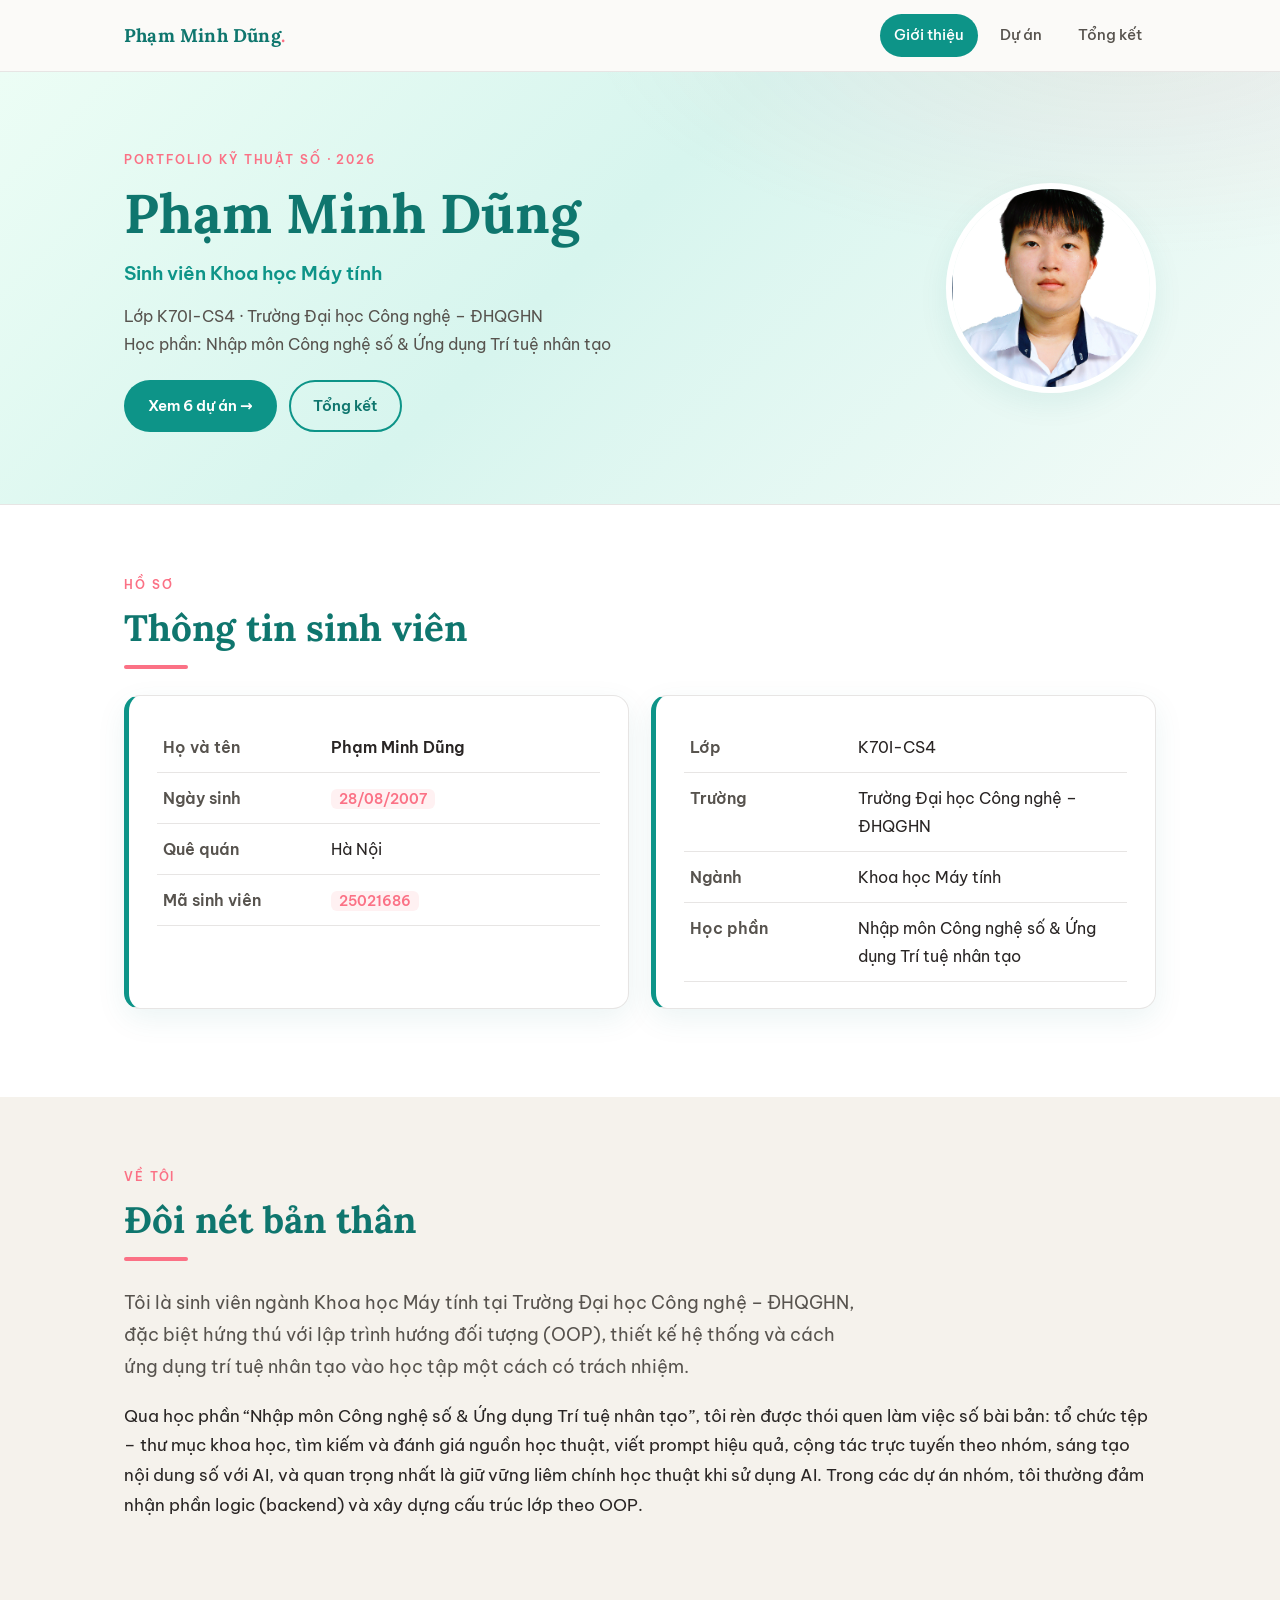
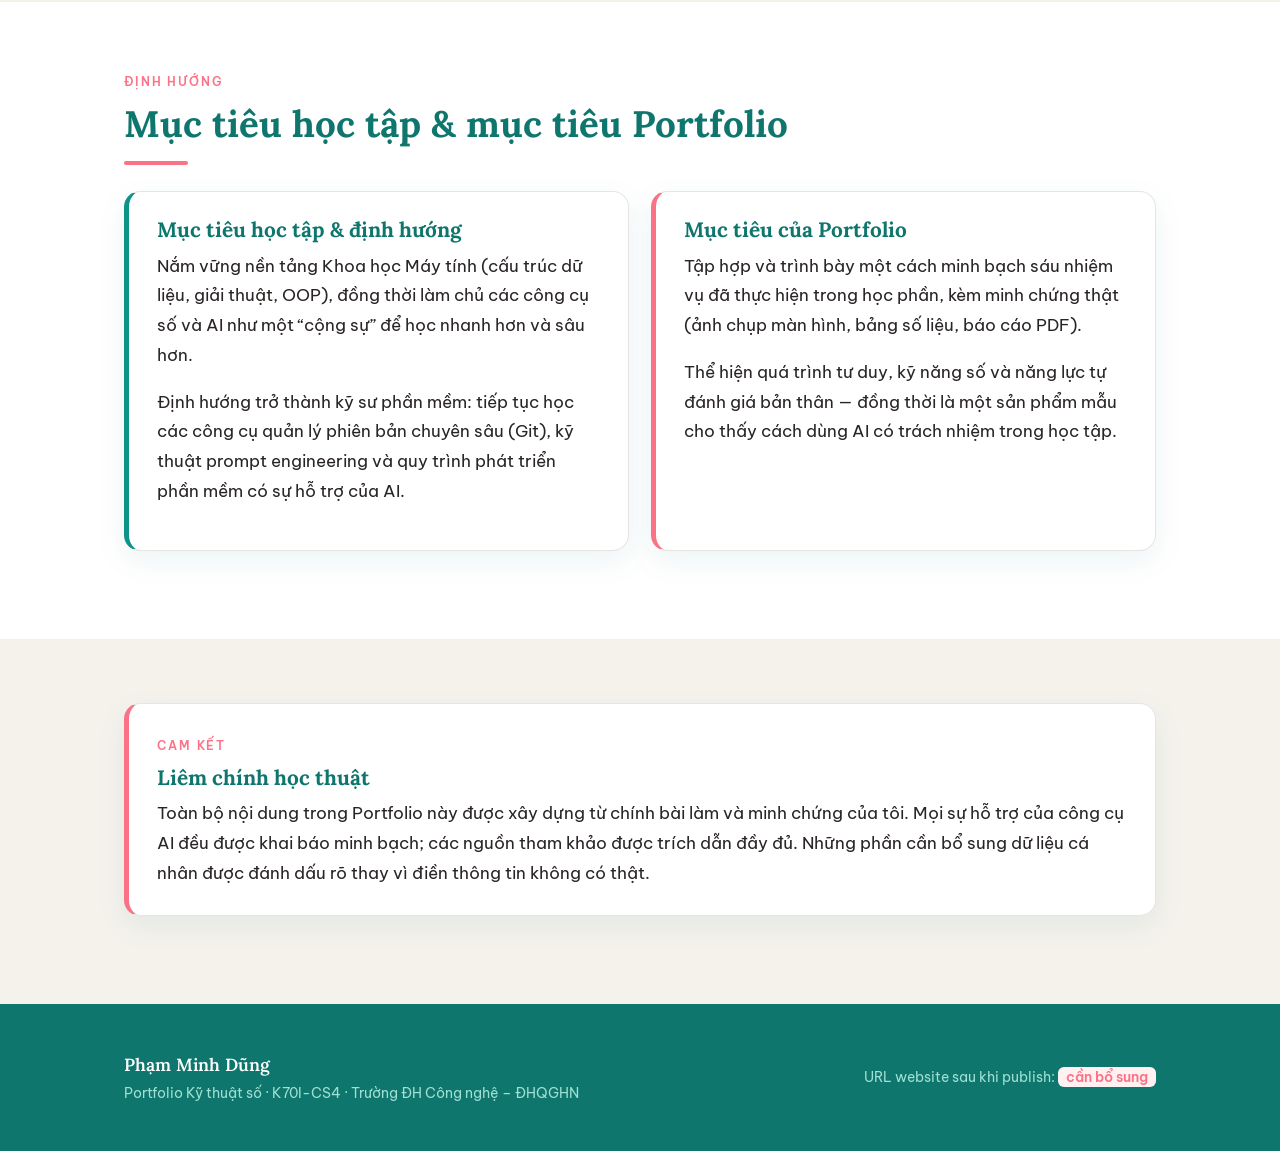
<file: index.html>
<!DOCTYPE html>
<html lang="vi">
<head>
<meta charset="UTF-8">
<meta name="viewport" content="width=device-width, initial-scale=1.0">
<title>Portfolio · Phạm Minh Dũng — Giới thiệu</title>
<meta name="description" content="Portfolio Kỹ thuật số — Phạm Minh Dũng, K70I-CS4, Trường Đại học Công nghệ – ĐHQGHN.">
<link rel="stylesheet" href="styles.css">
</head>
<body>

<!-- NAV -->
<nav class="nav">
  <div class="nav-inner">
    <a class="brand" href="index.html">Phạm Minh Dũng<span>.</span></a>
    <div class="nav-links">
      <a href="index.html" class="active">Giới thiệu</a>
      <a href="du-an.html">Dự án</a>
      <a href="tong-ket.html">Tổng kết</a>
    </div>
  </div>
</nav>

<!-- HERO -->
<header class="hero">
  <div class="hero-inner">
    <div class="hero-text">
      <span class="kicker">Portfolio Kỹ thuật số · 2026</span>
      <h1>Phạm Minh Dũng</h1>
      <div class="hero-role">Sinh viên Khoa học Máy tính</div>
      <p class="hero-meta">Lớp K70I-CS4 · Trường Đại học Công nghệ – ĐHQGHN<br>
      Học phần: Nhập môn Công nghệ số &amp; Ứng dụng Trí tuệ nhân tạo</p>
      <div class="btn-row">
        <a class="btn btn-primary" href="du-an.html">Xem 6 dự án →</a>
        <a class="btn btn-ghost" href="tong-ket.html">Tổng kết</a>
      </div>
    </div>
    <div class="portrait-col">
      <!-- Khi có ảnh chân dung: thay khối dưới bằng <img class="portrait" src="images/avatar.jpg" alt="Phạm Minh Dũng"> -->
      <div class="portrait-col">
  <img class="portrait" src="images/avatar.jpg" alt="Phạm Minh Dũng">
</div>
    </div>
  </div>
</header>

<!-- THÔNG TIN SINH VIÊN -->
<section class="section-white">
  <div class="wrap">
    <span class="kicker">Hồ sơ</span>
    <h2>Thông tin sinh viên</h2>
    <div class="divider"></div>
    <div class="grid grid-2">
      <div class="card">
        <table class="info-table">
          <tr><td>Họ và tên</td><td><strong>Phạm Minh Dũng</strong></td></tr>
          <tr><td>Ngày sinh</td><td><span class="todo">28/08/2007</span></td></tr>
          <tr><td>Quê quán</td><td>Hà Nội</td></tr>
          <tr><td>Mã sinh viên</td><td><span class="todo">25021686</span></td></tr>
        </table>
      </div>
      <div class="card">
        <table class="info-table">
          <tr><td>Lớp</td><td>K70I-CS4</td></tr>
          <tr><td>Trường</td><td>Trường Đại học Công nghệ – ĐHQGHN</td></tr>
          <tr><td>Ngành</td><td>Khoa học Máy tính</td></tr>
          <tr><td>Học phần</td><td>Nhập môn Công nghệ số &amp; Ứng dụng Trí tuệ nhân tạo</td></tr>
        </table>
      </div>
    </div>
    </div>
  </div>
</section>

<!-- ĐÔI NÉT BẢN THÂN -->
<section class="section-alt">
  <div class="wrap">
    <span class="kicker">Về tôi</span>
    <h2>Đôi nét bản thân</h2>
    <div class="divider"></div>
    <p class="lead">Tôi là sinh viên ngành Khoa học Máy tính tại Trường Đại học Công nghệ – ĐHQGHN, đặc biệt hứng thú với lập trình hướng đối tượng (OOP), thiết kế hệ thống và cách ứng dụng trí tuệ nhân tạo vào học tập một cách có trách nhiệm.</p>
    <p>Qua học phần “Nhập môn Công nghệ số &amp; Ứng dụng Trí tuệ nhân tạo”, tôi rèn được thói quen làm việc số bài bản: tổ chức tệp – thư mục khoa học, tìm kiếm và đánh giá nguồn học thuật, viết prompt hiệu quả, cộng tác trực tuyến theo nhóm, sáng tạo nội dung số với AI, và quan trọng nhất là giữ vững liêm chính học thuật khi sử dụng AI. Trong các dự án nhóm, tôi thường đảm nhận phần logic (backend) và xây dựng cấu trúc lớp theo OOP.</p>
    
</section>

<!-- MỤC TIÊU -->
<section class="section-white">
  <div class="wrap">
    <span class="kicker">Định hướng</span>
    <h2>Mục tiêu học tập &amp; mục tiêu Portfolio</h2>
    <div class="divider"></div>
    <div class="grid grid-2">
      <div class="card">
        <h3>Mục tiêu học tập &amp; định hướng</h3>
        <p>Nắm vững nền tảng Khoa học Máy tính (cấu trúc dữ liệu, giải thuật, OOP), đồng thời làm chủ các công cụ số và AI như một “cộng sự” để học nhanh hơn và sâu hơn.</p>
        <p>Định hướng trở thành kỹ sư phần mềm: tiếp tục học các công cụ quản lý phiên bản chuyên sâu (Git), kỹ thuật prompt engineering và quy trình phát triển phần mềm có sự hỗ trợ của AI.</p>
      </div>
      <div class="card coral">
        <h3>Mục tiêu của Portfolio</h3>
        <p>Tập hợp và trình bày một cách minh bạch sáu nhiệm vụ đã thực hiện trong học phần, kèm minh chứng thật (ảnh chụp màn hình, bảng số liệu, báo cáo PDF).</p>
        <p>Thể hiện quá trình tư duy, kỹ năng số và năng lực tự đánh giá bản thân — đồng thời là một sản phẩm mẫu cho thấy cách dùng AI có trách nhiệm trong học tập.</p>
      </div>
    </div>
  </div>
</section>

<!-- LIÊM CHÍNH -->
<section class="section-alt">
  <div class="wrap">
    <div class="card" style="border-left-color:var(--coral)">
      <span class="kicker">Cam kết</span>
      <h3>Liêm chính học thuật</h3>
      <p style="margin-bottom:0">Toàn bộ nội dung trong Portfolio này được xây dựng từ chính bài làm và minh chứng của tôi. Mọi sự hỗ trợ của công cụ AI đều được khai báo minh bạch; các nguồn tham khảo được trích dẫn đầy đủ. Những phần cần bổ sung dữ liệu cá nhân được đánh dấu rõ thay vì điền thông tin không có thật.</p>
    </div>
  </div>
</section>

<!-- FOOTER -->
<footer class="footer">
  <div class="wrap">
    <div>
      <strong style="color:#fff; font-family:var(--serif); font-size:1.1rem;">Phạm Minh Dũng</strong>
      <div class="small">Portfolio Kỹ thuật số · K70I-CS4 · Trường ĐH Công nghệ – ĐHQGHN</div>
    </div>
    <div class="small">URL website sau khi publish: <span class="todo">cần bổ sung</span></div>
  </div>
</footer>

</body>
</html>
</file>
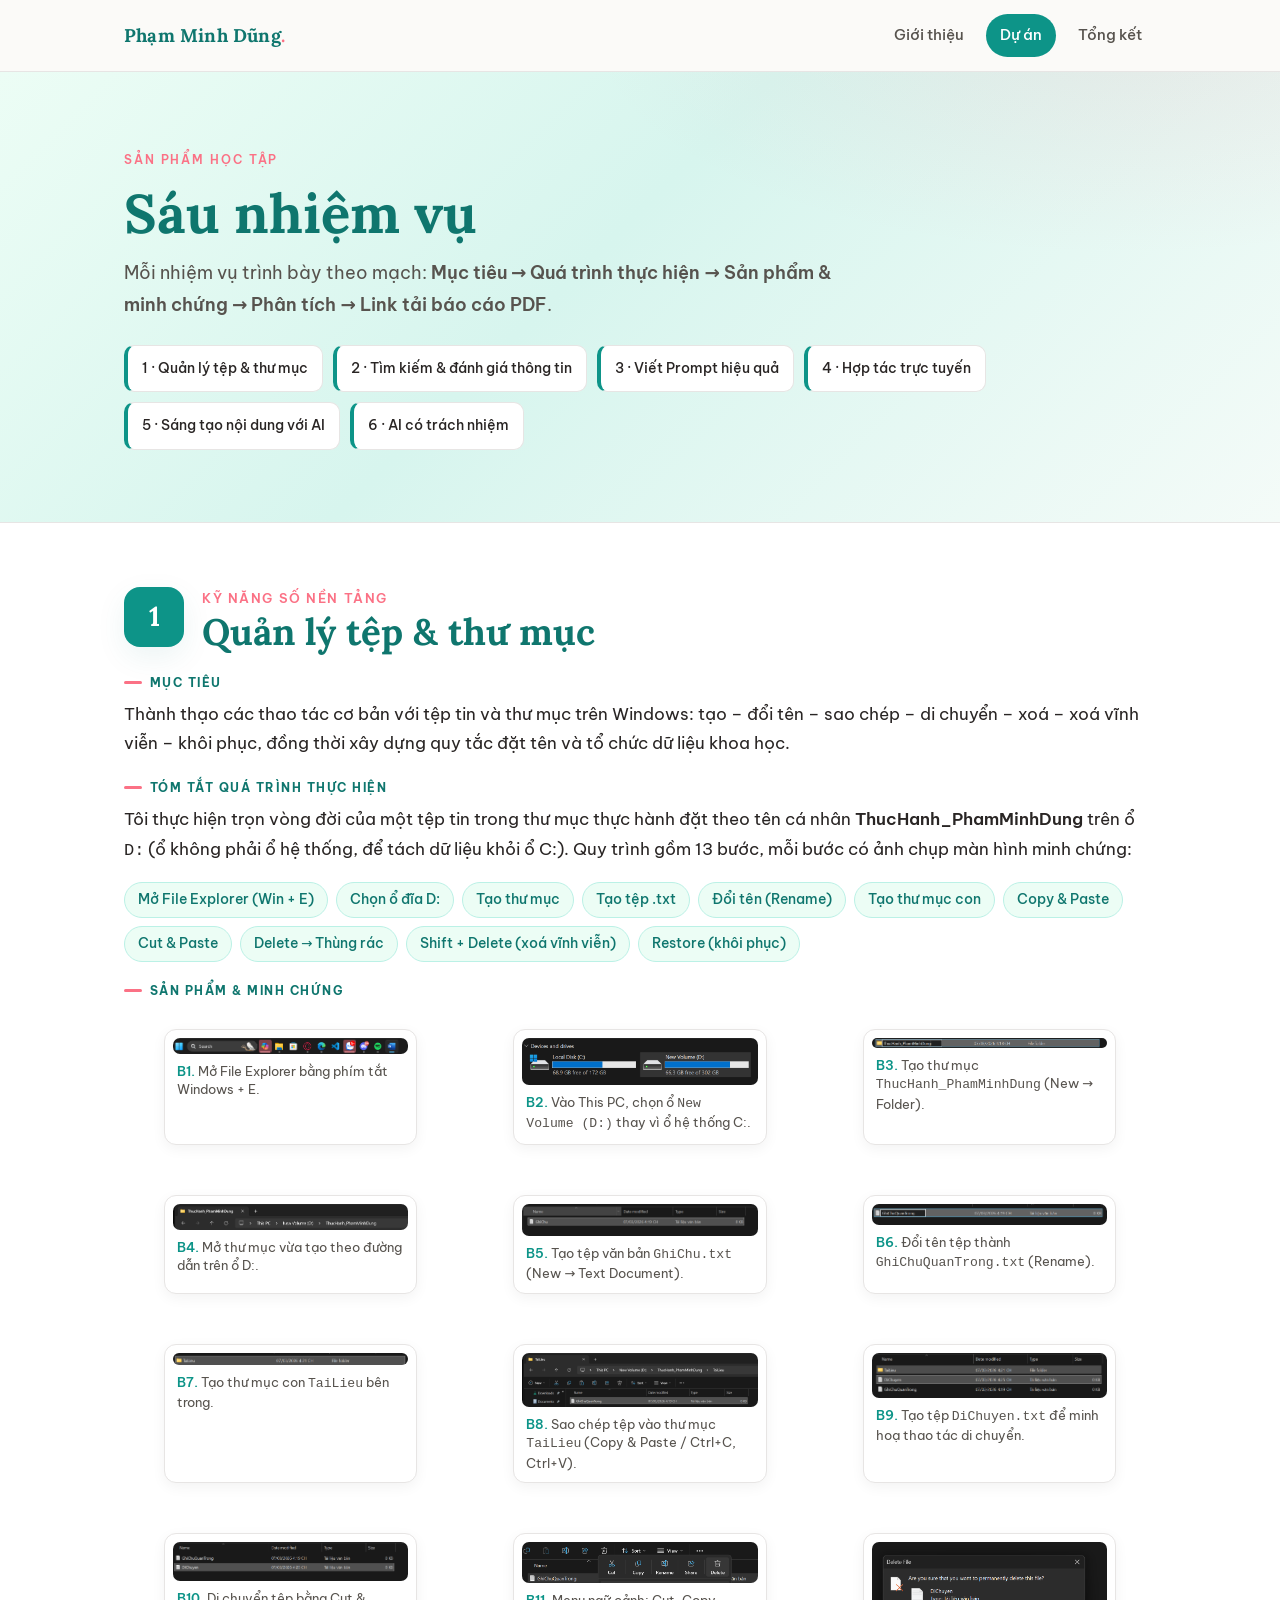
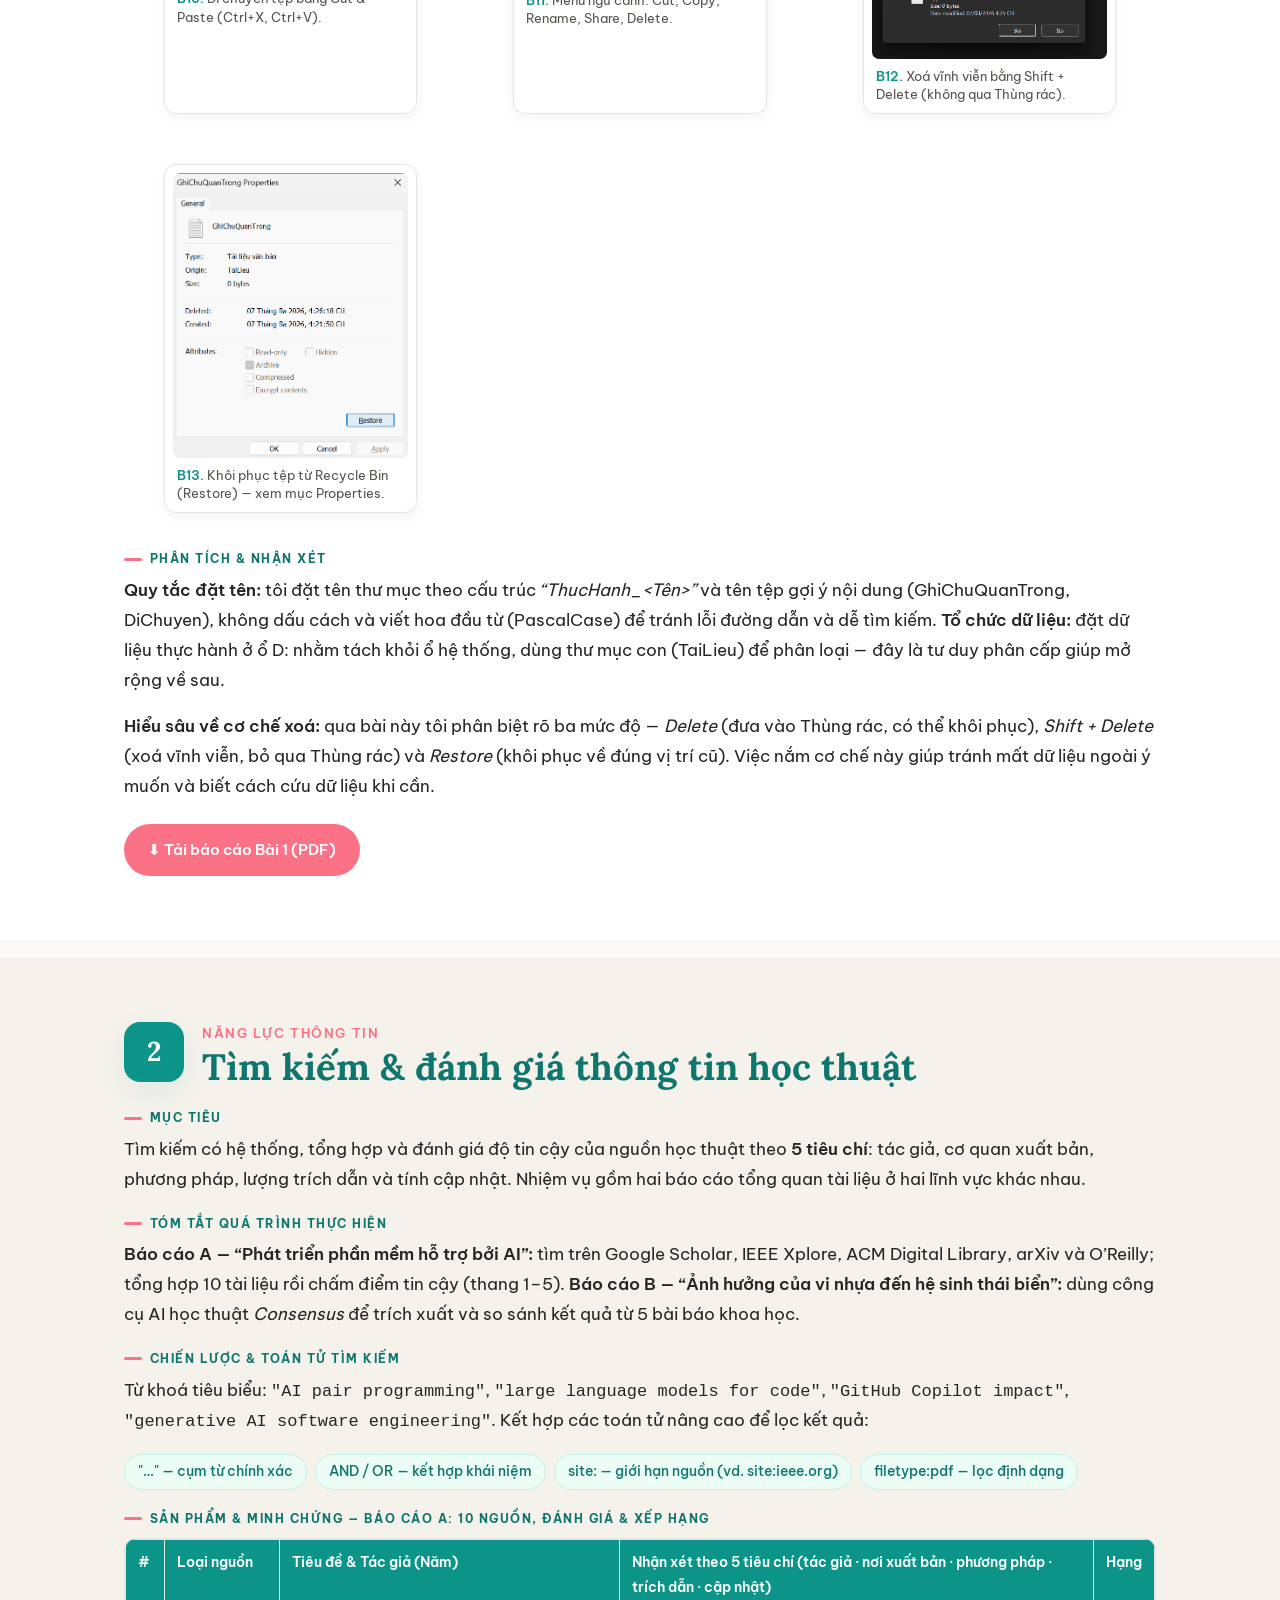
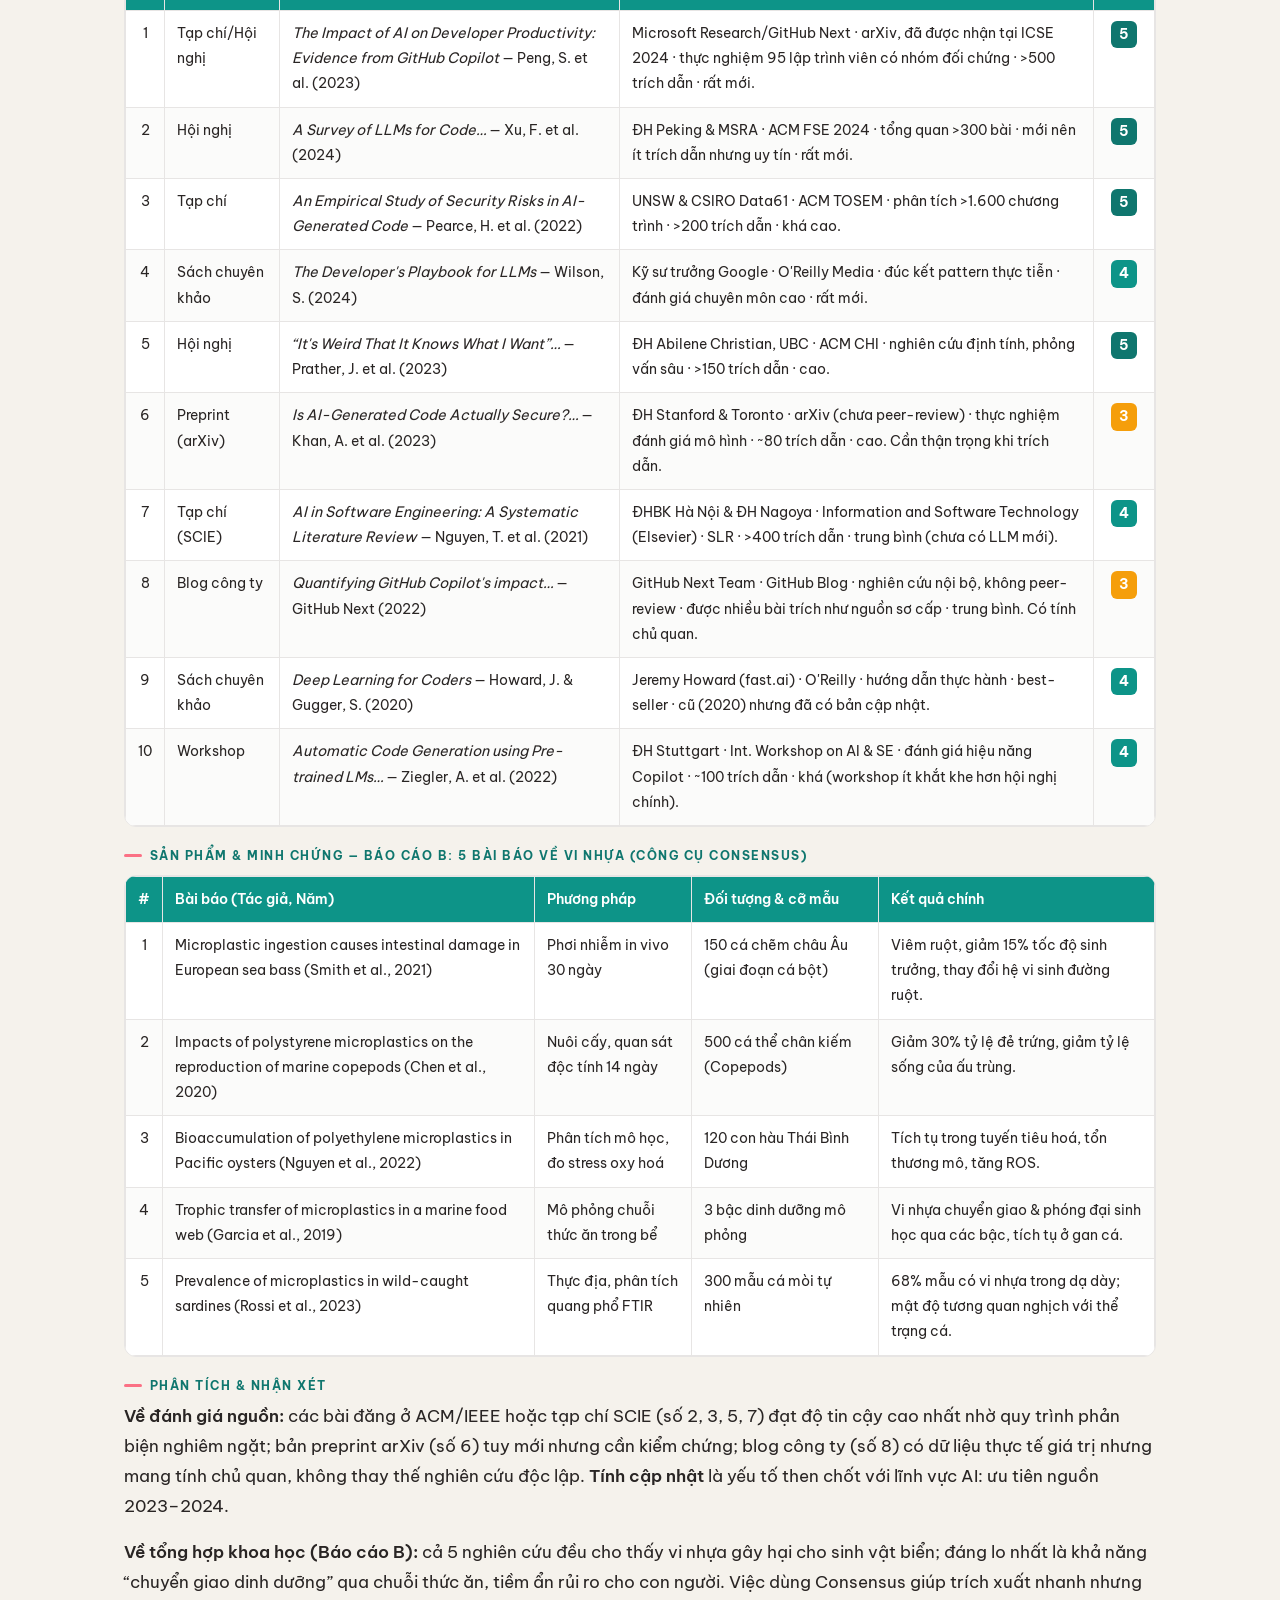
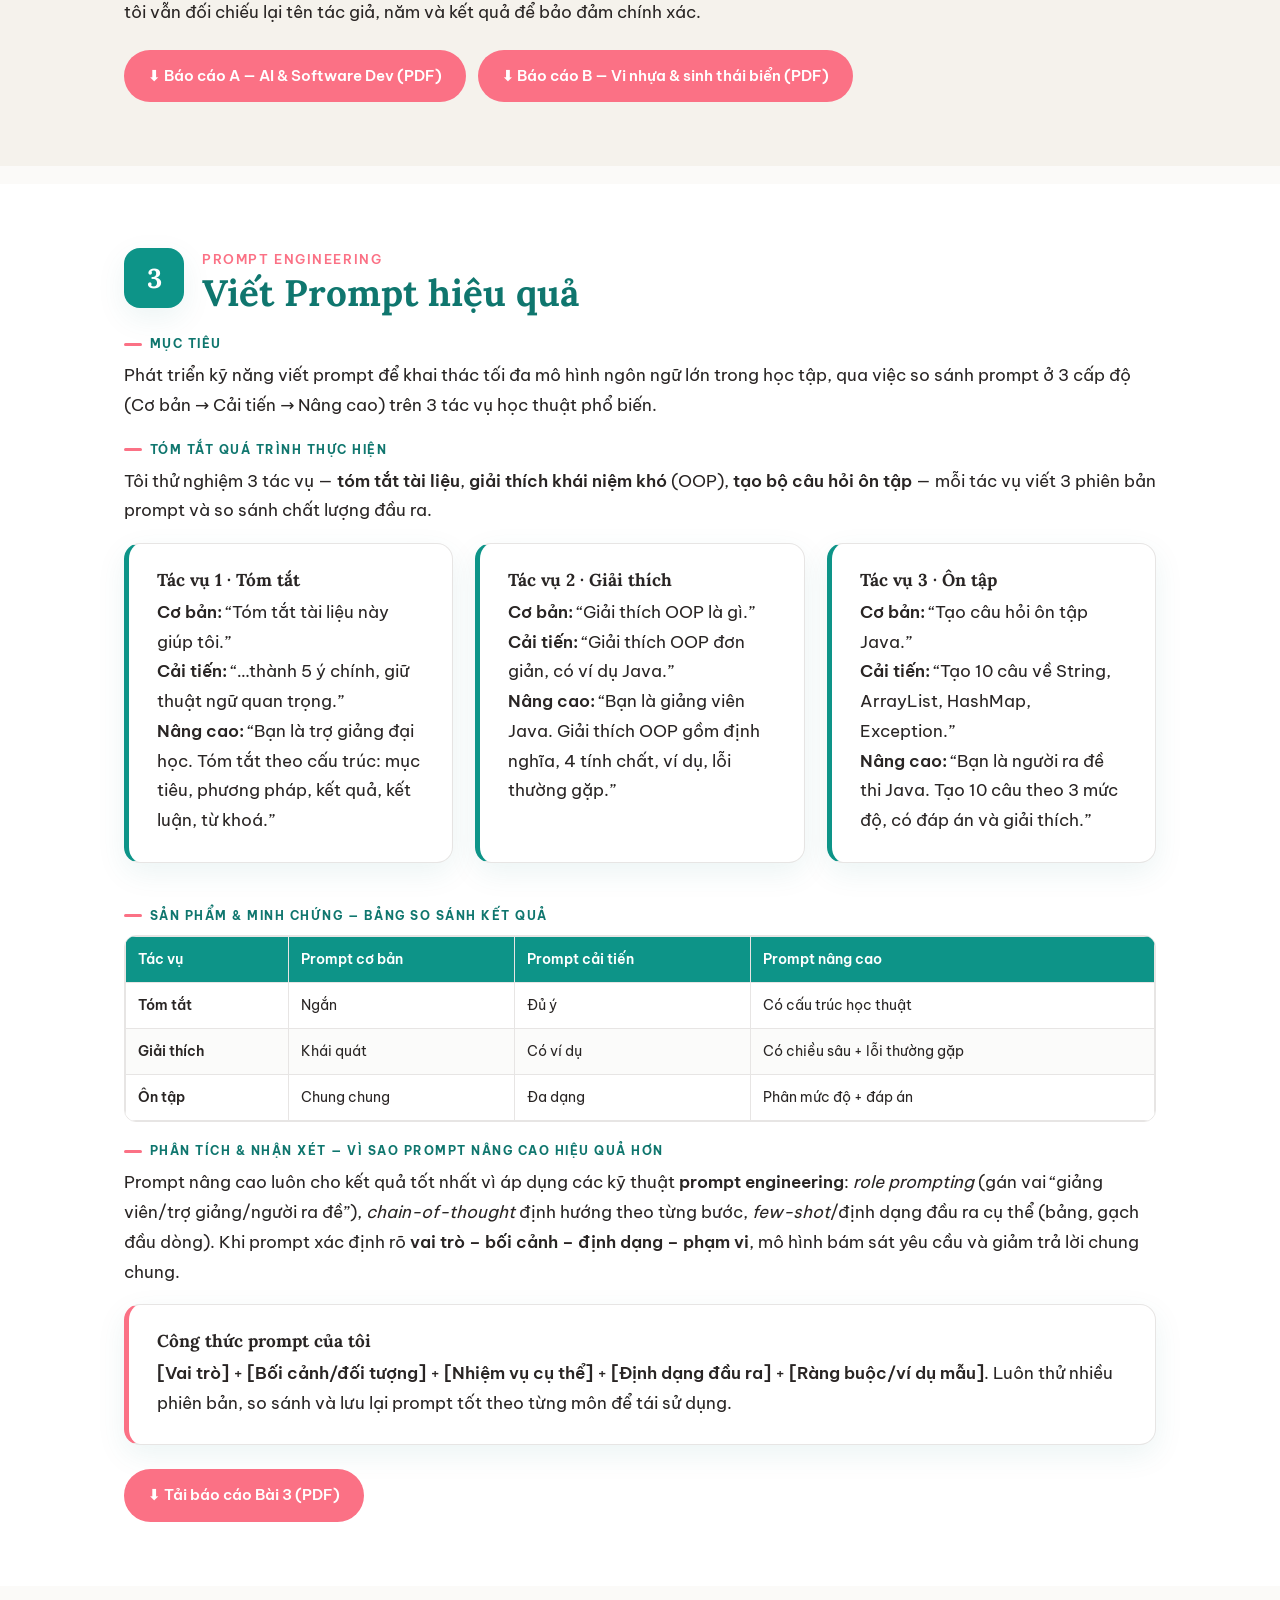
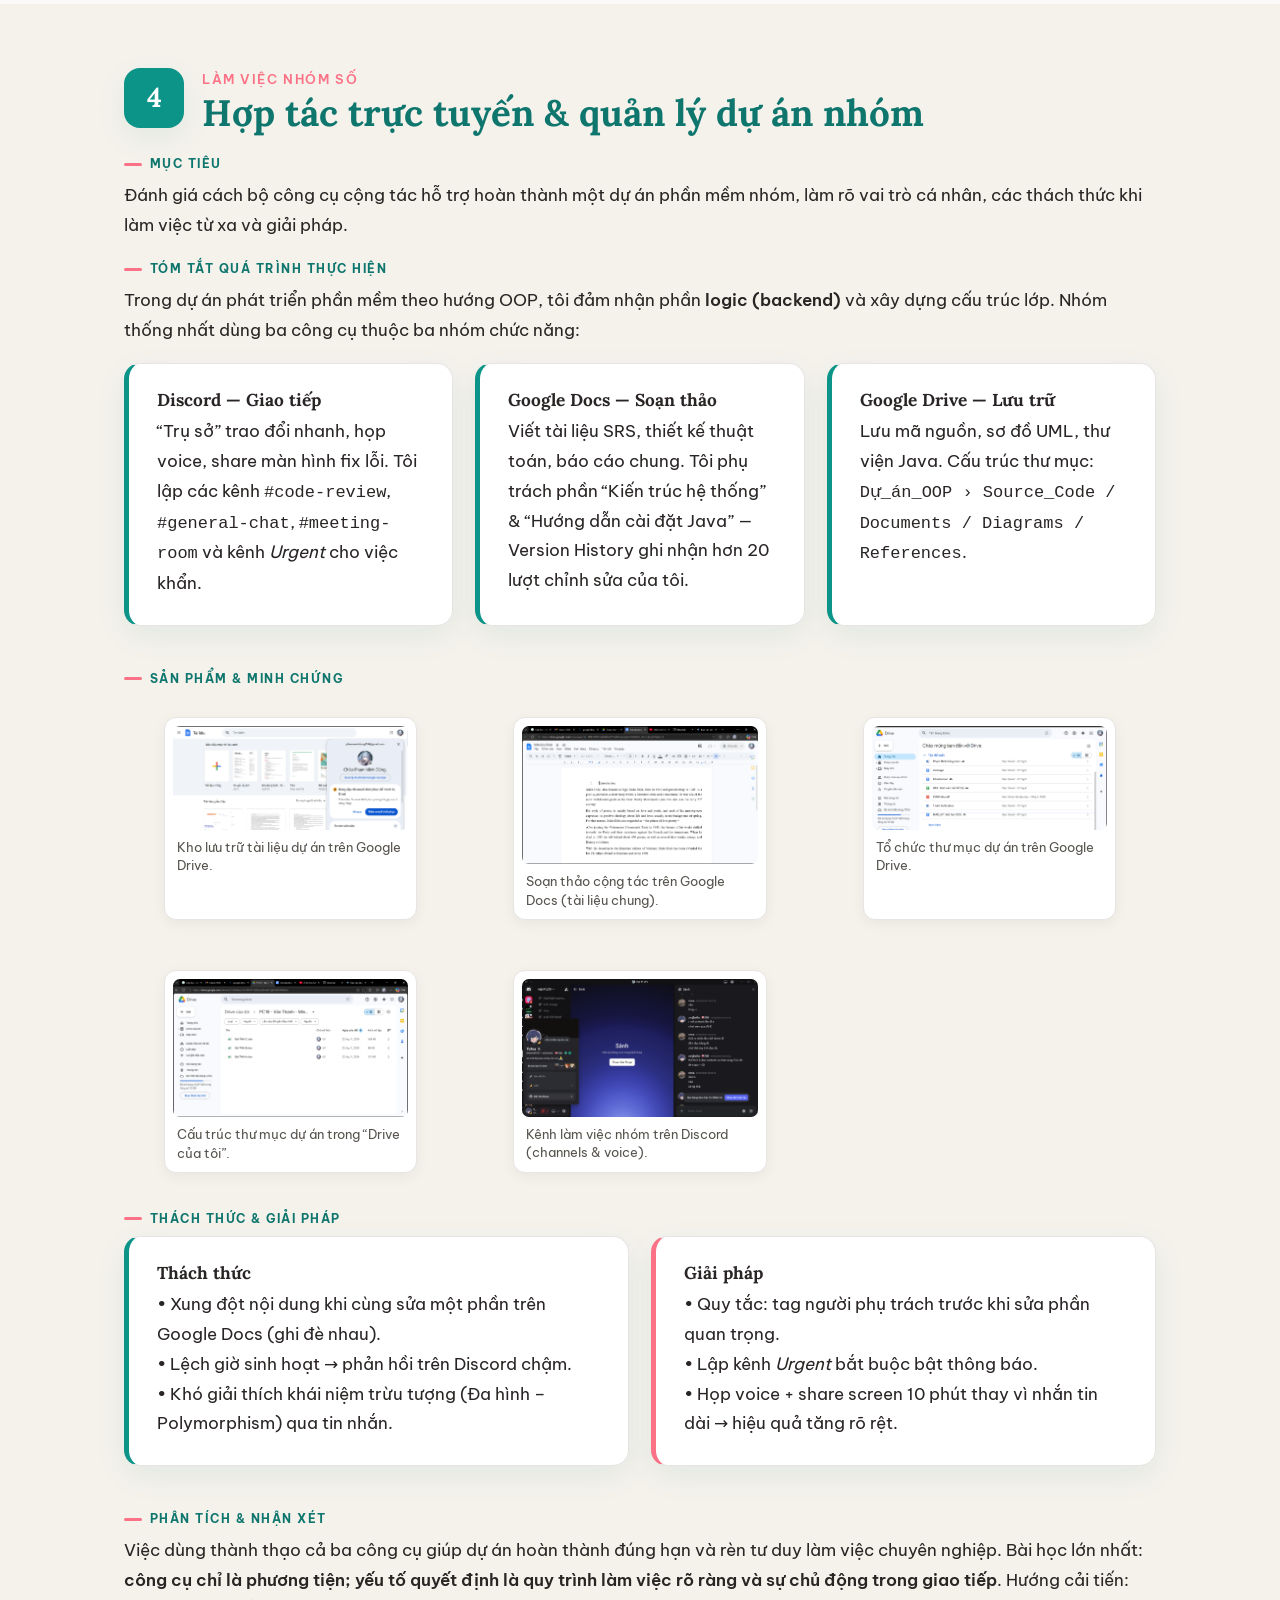
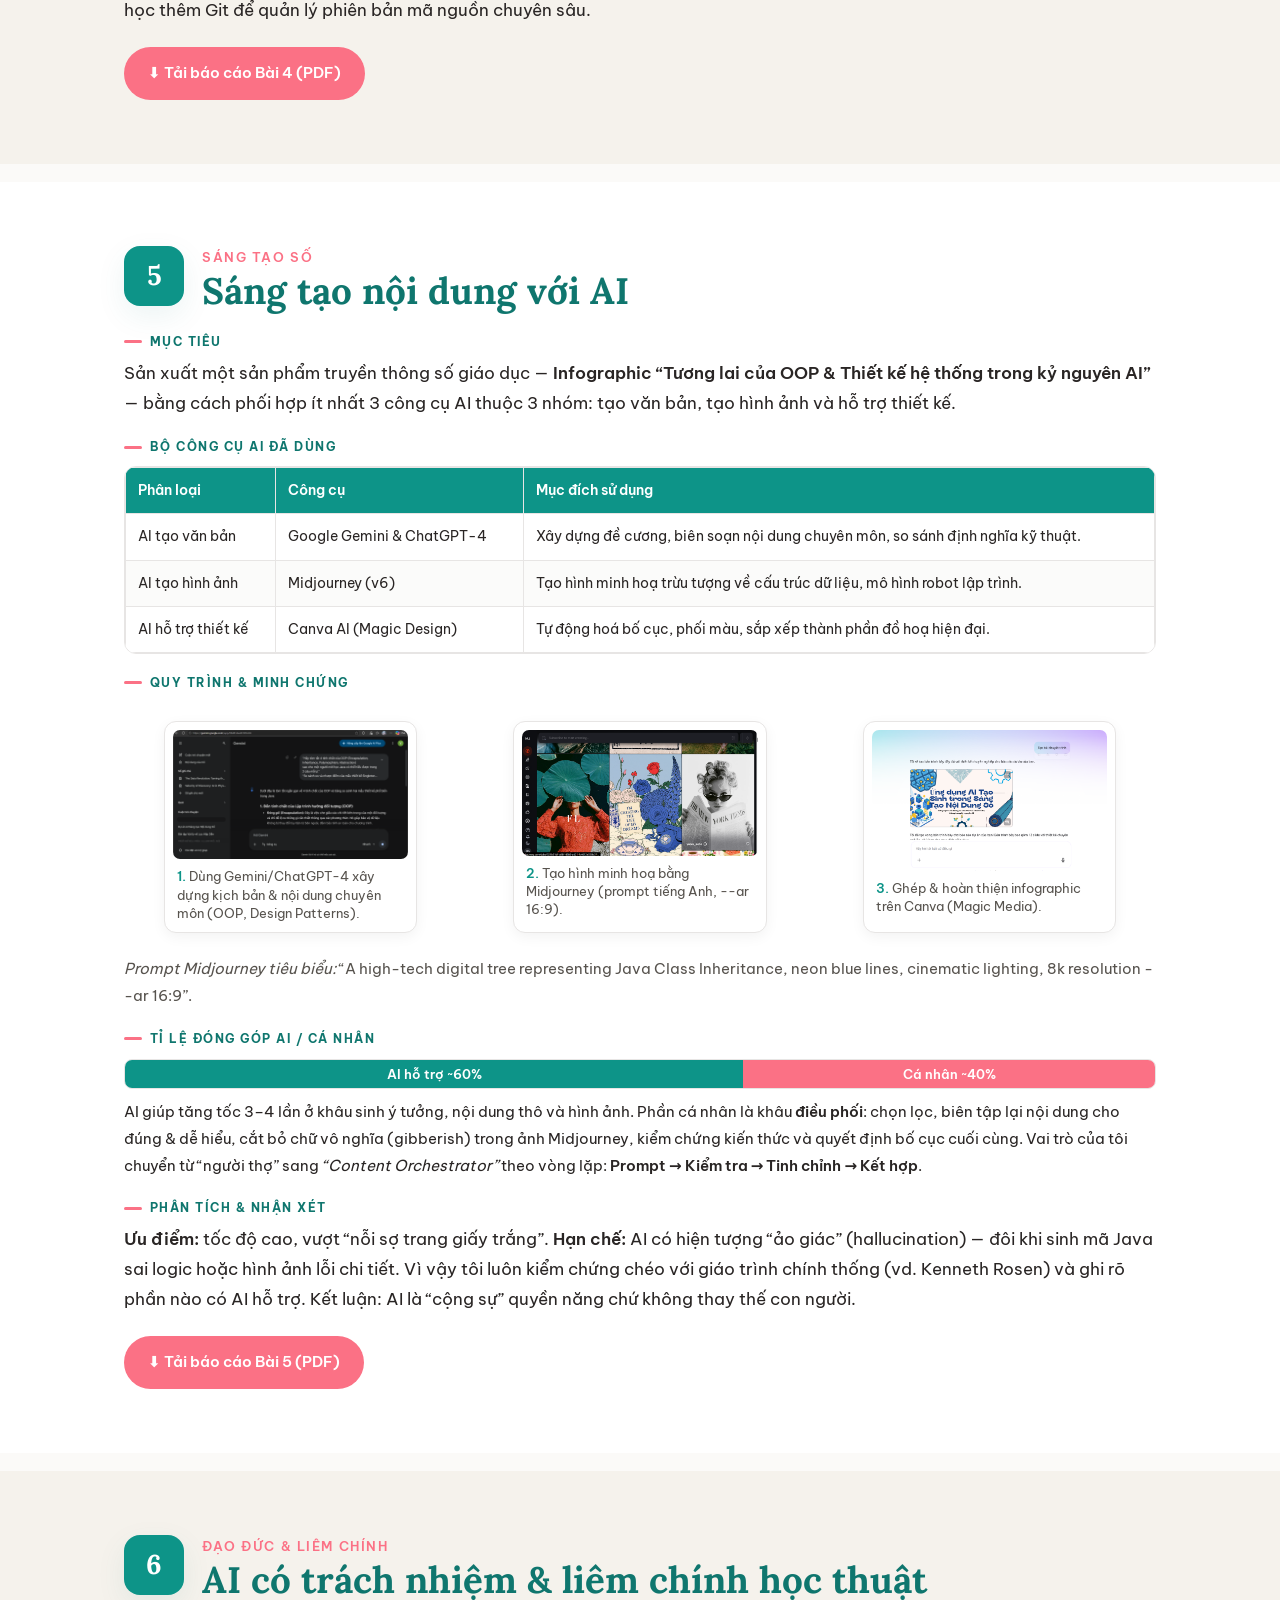
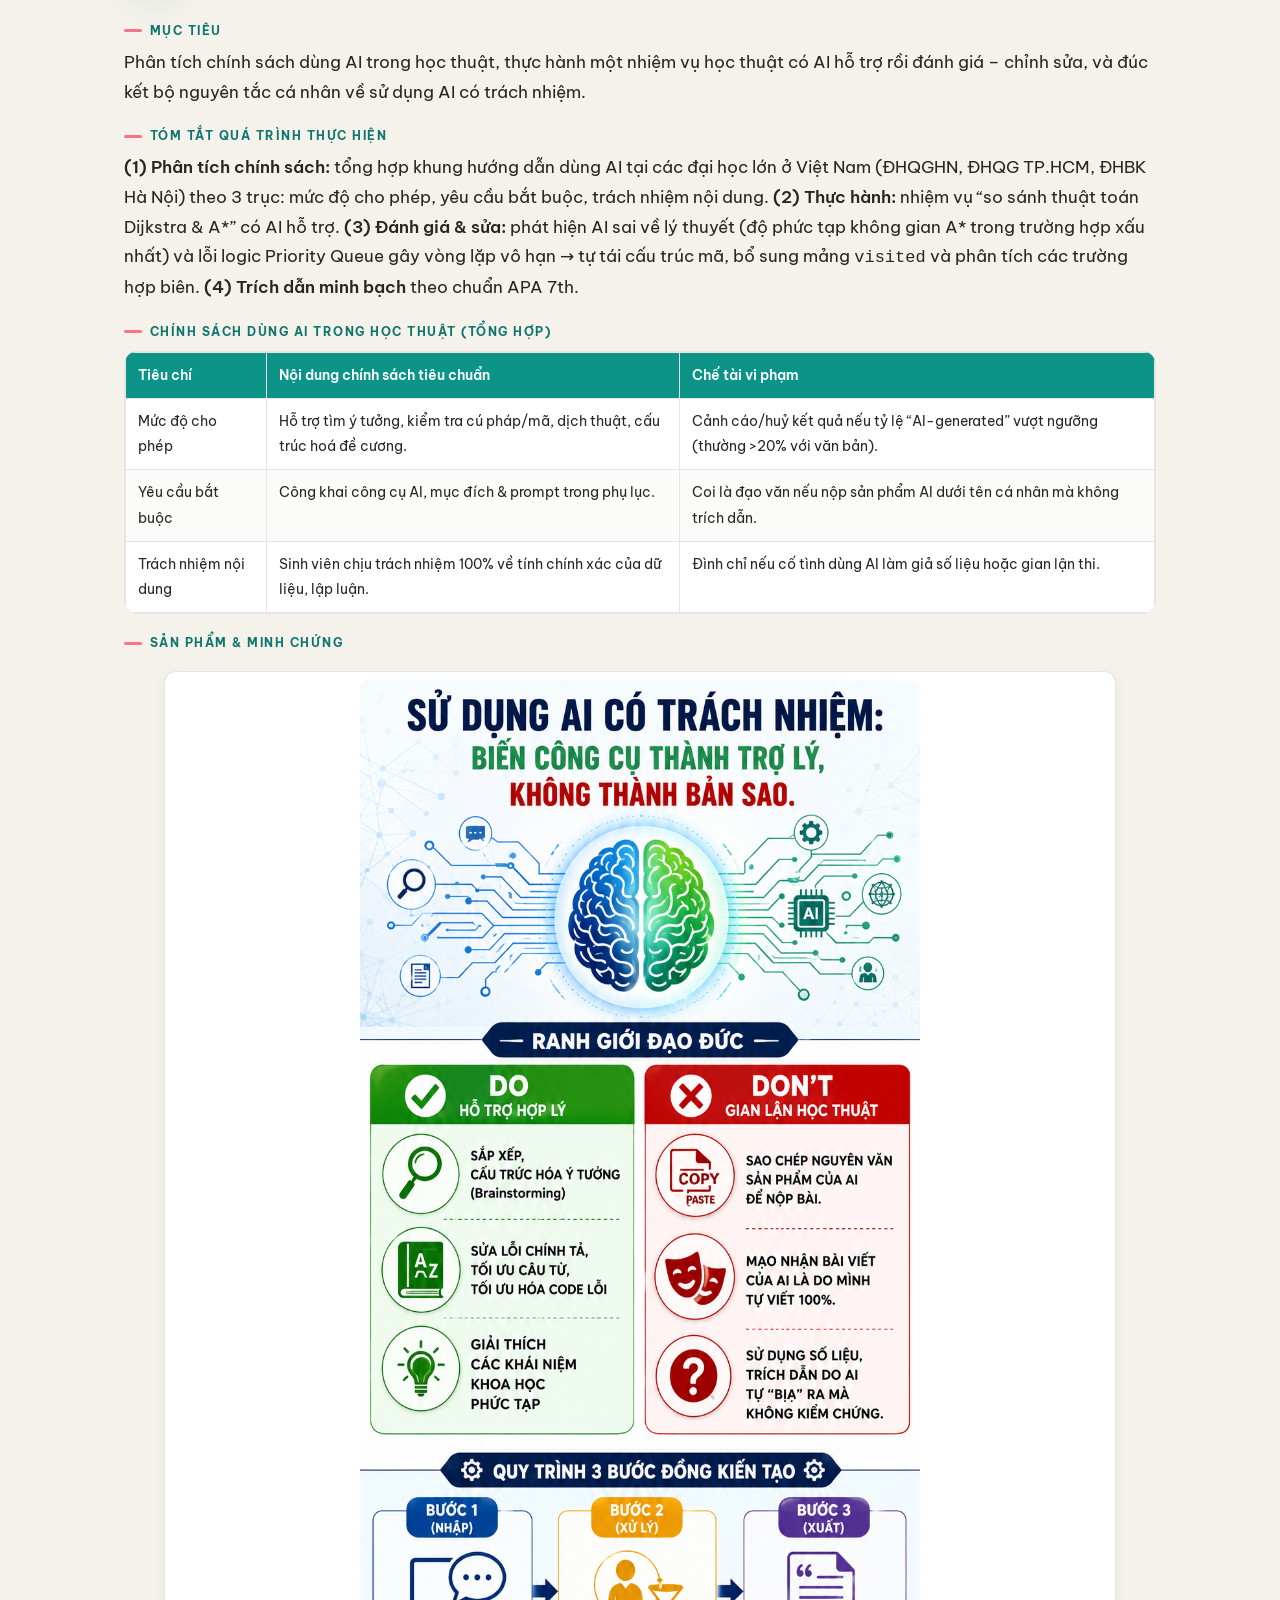
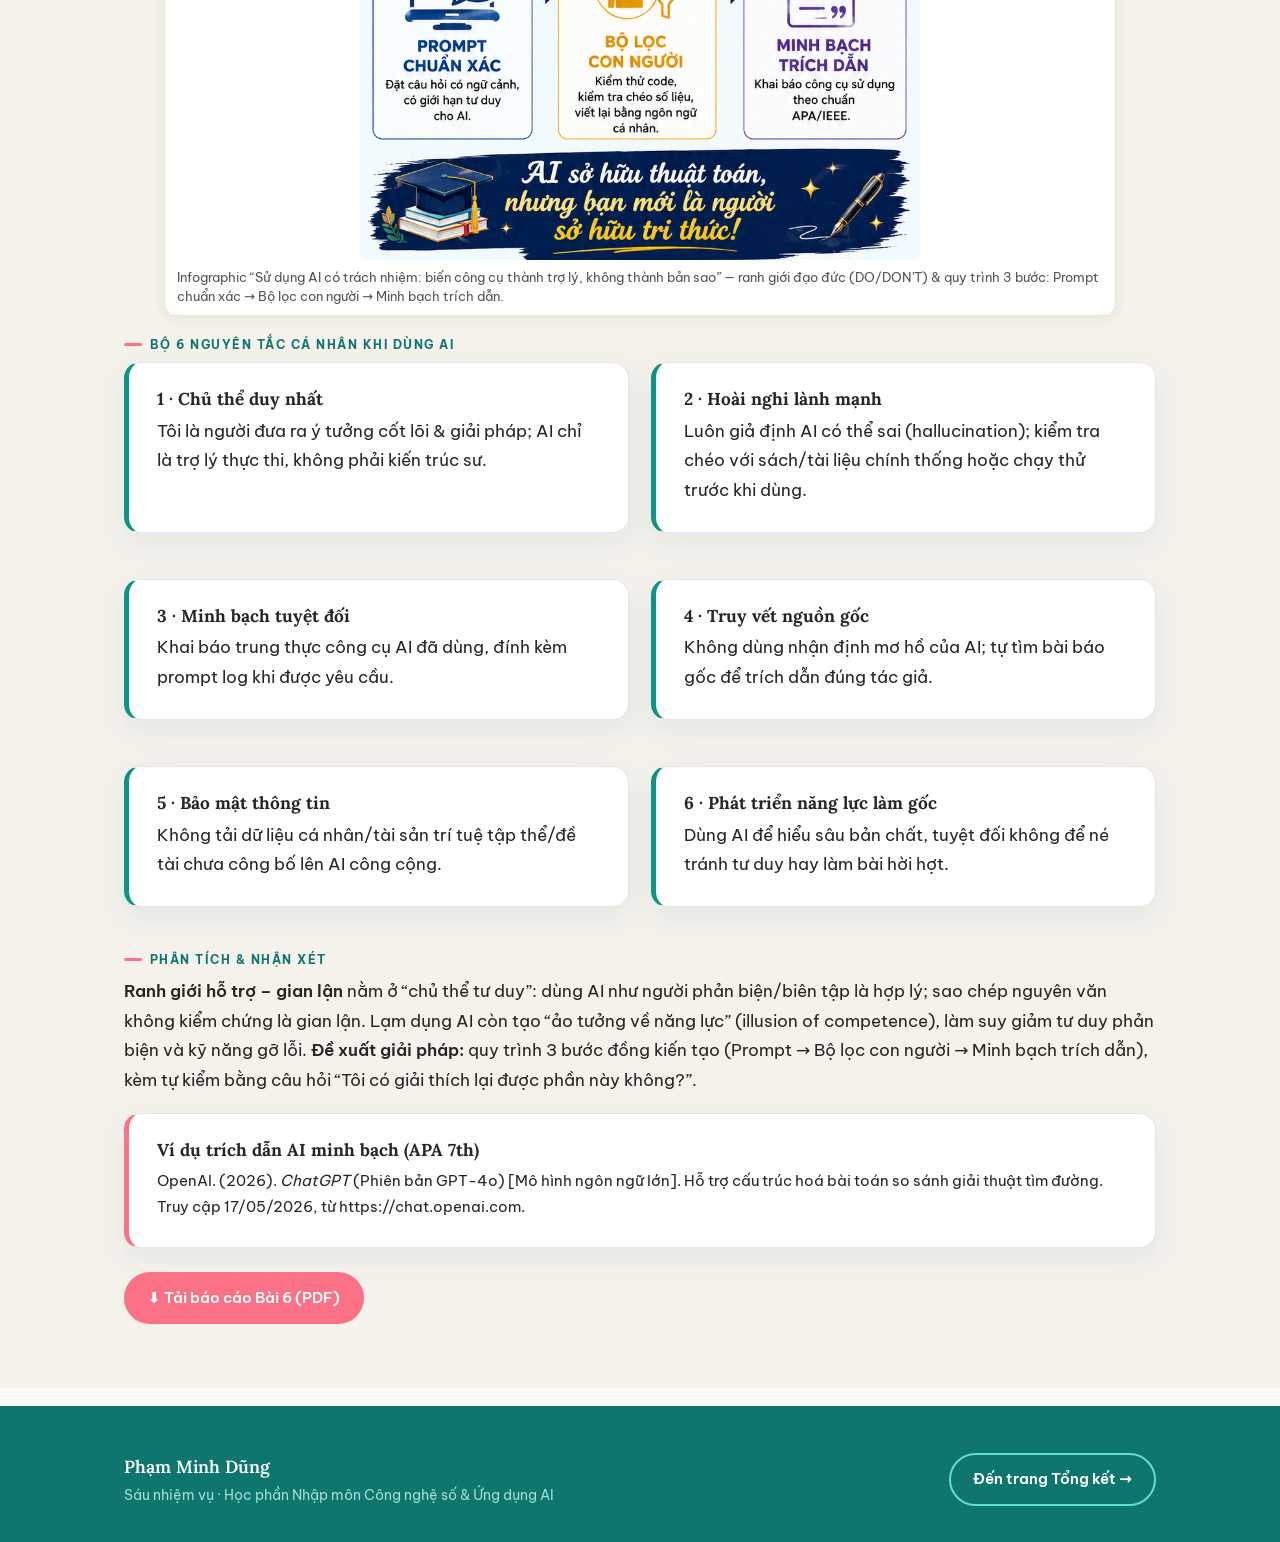
<file: du-an.html>
<!DOCTYPE html>
<html lang="vi">
<head>
<meta charset="UTF-8">
<meta name="viewport" content="width=device-width, initial-scale=1.0">
<title>Portfolio · Phạm Minh Dũng — Dự án</title>
<meta name="description" content="Sáu nhiệm vụ học phần Nhập môn Công nghệ số & Ứng dụng AI — Phạm Minh Dũng.">
<link rel="stylesheet" href="styles.css">
</head>
<body>

<!-- NAV -->
<nav class="nav">
  <div class="nav-inner">
    <a class="brand" href="index.html">Phạm Minh Dũng<span>.</span></a>
    <div class="nav-links">
      <a href="index.html">Giới thiệu</a>
      <a href="du-an.html" class="active">Dự án</a>
      <a href="tong-ket.html">Tổng kết</a>
    </div>
  </div>
</nav>

<!-- INTRO + TOC -->
<header class="hero">
  <div class="hero-inner">
    <div class="hero-text">
      <span class="kicker">Sản phẩm học tập</span>
      <h1>Sáu nhiệm vụ</h1>
      <p class="lead">Mỗi nhiệm vụ trình bày theo mạch: <strong>Mục tiêu → Quá trình thực hiện → Sản phẩm &amp; minh chứng → Phân tích → Link tải báo cáo PDF</strong>.</p>
      <nav class="toc">
        <a href="#nv1">1 · Quản lý tệp &amp; thư mục</a>
        <a href="#nv2">2 · Tìm kiếm &amp; đánh giá thông tin</a>
        <a href="#nv3">3 · Viết Prompt hiệu quả</a>
        <a href="#nv4">4 · Hợp tác trực tuyến</a>
        <a href="#nv5">5 · Sáng tạo nội dung với AI</a>
        <a href="#nv6">6 · AI có trách nhiệm</a>
      </nav>
    </div>
  </div>
</header>

<!-- ===================== NHIỆM VỤ 1 ===================== -->
<section id="nv1" class="section-white proj">
  <div class="wrap">
    <div class="proj-head">
      <div class="proj-num">1</div>
      <div>
        <div class="proj-tag">Kỹ năng số nền tảng</div>
        <h2>Quản lý tệp &amp; thư mục</h2>
      </div>
    </div>

    <div class="block-label">Mục tiêu</div>
    <p>Thành thạo các thao tác cơ bản với tệp tin và thư mục trên Windows: tạo – đổi tên – sao chép – di chuyển – xoá – xoá vĩnh viễn – khôi phục, đồng thời xây dựng quy tắc đặt tên và tổ chức dữ liệu khoa học.</p>

    <div class="block-label">Tóm tắt quá trình thực hiện</div>
    <p>Tôi thực hiện trọn vòng đời của một tệp tin trong thư mục thực hành đặt theo tên cá nhân <strong>ThucHanh_PhamMinhDung</strong> trên ổ <code>D:</code> (ổ không phải ổ hệ thống, để tách dữ liệu khỏi ổ C:). Quy trình gồm 13 bước, mỗi bước có ảnh chụp màn hình minh chứng:</p>
    <div class="pills">
      <span class="pill">Mở File Explorer (Win + E)</span>
      <span class="pill">Chọn ổ đĩa D:</span>
      <span class="pill">Tạo thư mục</span>
      <span class="pill">Tạo tệp .txt</span>
      <span class="pill">Đổi tên (Rename)</span>
      <span class="pill">Tạo thư mục con</span>
      <span class="pill">Copy &amp; Paste</span>
      <span class="pill">Cut &amp; Paste</span>
      <span class="pill">Delete → Thùng rác</span>
      <span class="pill">Shift + Delete (xoá vĩnh viễn)</span>
      <span class="pill">Restore (khôi phục)</span>
    </div>

    <div class="block-label">Sản phẩm &amp; minh chứng</div>
    <div class="shots">
      <figure class="shot"><img src="images/bai1_01.png" alt="Mở File Explorer"><figcaption><span class="step">B1.</span> Mở File Explorer bằng phím tắt Windows + E.</figcaption></figure>
      <figure class="shot"><img src="images/bai1_02.png" alt="This PC chọn ổ đĩa"><figcaption><span class="step">B2.</span> Vào This PC, chọn ổ <code>New Volume (D:)</code> thay vì ổ hệ thống C:.</figcaption></figure>
      <figure class="shot"><img src="images/bai1_03.png" alt="Tạo thư mục"><figcaption><span class="step">B3.</span> Tạo thư mục <code>ThucHanh_PhamMinhDung</code> (New → Folder).</figcaption></figure>
      <figure class="shot"><img src="images/bai1_04.png" alt="Mở thư mục"><figcaption><span class="step">B4.</span> Mở thư mục vừa tạo theo đường dẫn trên ổ D:.</figcaption></figure>
      <figure class="shot"><img src="images/bai1_05.png" alt="Tạo tệp txt"><figcaption><span class="step">B5.</span> Tạo tệp văn bản <code>GhiChu.txt</code> (New → Text Document).</figcaption></figure>
      <figure class="shot"><img src="images/bai1_06.png" alt="Đổi tên"><figcaption><span class="step">B6.</span> Đổi tên tệp thành <code>GhiChuQuanTrong.txt</code> (Rename).</figcaption></figure>
      <figure class="shot"><img src="images/bai1_07.png" alt="Tạo thư mục con"><figcaption><span class="step">B7.</span> Tạo thư mục con <code>TaiLieu</code> bên trong.</figcaption></figure>
      <figure class="shot"><img src="images/bai1_08.png" alt="Copy paste"><figcaption><span class="step">B8.</span> Sao chép tệp vào thư mục <code>TaiLieu</code> (Copy &amp; Paste / Ctrl+C, Ctrl+V).</figcaption></figure>
      <figure class="shot"><img src="images/bai1_09.png" alt="Tạo tệp di chuyển"><figcaption><span class="step">B9.</span> Tạo tệp <code>DiChuyen.txt</code> để minh hoạ thao tác di chuyển.</figcaption></figure>
      <figure class="shot"><img src="images/bai1_10.png" alt="Cut paste"><figcaption><span class="step">B10.</span> Di chuyển tệp bằng Cut &amp; Paste (Ctrl+X, Ctrl+V).</figcaption></figure>
      <figure class="shot"><img src="images/bai1_11.png" alt="Menu thao tác"><figcaption><span class="step">B11.</span> Menu ngữ cảnh: Cut, Copy, Rename, Share, Delete.</figcaption></figure>
      <figure class="shot"><img src="images/bai1_12.png" alt="Xoá vĩnh viễn"><figcaption><span class="step">B12.</span> Xoá vĩnh viễn bằng Shift + Delete (không qua Thùng rác).</figcaption></figure>
      <figure class="shot"><img src="images/bai1_13.png" alt="Khôi phục"><figcaption><span class="step">B13.</span> Khôi phục tệp từ Recycle Bin (Restore) — xem mục Properties.</figcaption></figure>
    </div>

    <div class="block-label">Phân tích &amp; nhận xét</div>
    <p><strong>Quy tắc đặt tên:</strong> tôi đặt tên thư mục theo cấu trúc <em>“ThucHanh_&lt;Tên&gt;”</em> và tên tệp gợi ý nội dung (GhiChuQuanTrong, DiChuyen), không dấu cách và viết hoa đầu từ (PascalCase) để tránh lỗi đường dẫn và dễ tìm kiếm. <strong>Tổ chức dữ liệu:</strong> đặt dữ liệu thực hành ở ổ D: nhằm tách khỏi ổ hệ thống, dùng thư mục con (TaiLieu) để phân loại — đây là tư duy phân cấp giúp mở rộng về sau.</p>
    <p><strong>Hiểu sâu về cơ chế xoá:</strong> qua bài này tôi phân biệt rõ ba mức độ — <em>Delete</em> (đưa vào Thùng rác, có thể khôi phục), <em>Shift + Delete</em> (xoá vĩnh viễn, bỏ qua Thùng rác) và <em>Restore</em> (khôi phục về đúng vị trí cũ). Việc nắm cơ chế này giúp tránh mất dữ liệu ngoài ý muốn và biết cách cứu dữ liệu khi cần.</p>
    

    <div class="btn-row">
      <a class="btn btn-coral" href="reports/Bai1_QuanLyTepVaThuMuc.pdf" target="_blank">⬇ Tải báo cáo Bài 1 (PDF)</a>
    </div>
  </div>
</section>

<!-- ===================== NHIỆM VỤ 2 ===================== -->
<section id="nv2" class="section-alt proj">
  <div class="wrap">
    <div class="proj-head">
      <div class="proj-num">2</div>
      <div>
        <div class="proj-tag">Năng lực thông tin</div>
        <h2>Tìm kiếm &amp; đánh giá thông tin học thuật</h2>
      </div>
    </div>

    <div class="block-label">Mục tiêu</div>
    <p>Tìm kiếm có hệ thống, tổng hợp và đánh giá độ tin cậy của nguồn học thuật theo <strong>5 tiêu chí</strong>: tác giả, cơ quan xuất bản, phương pháp, lượng trích dẫn và tính cập nhật. Nhiệm vụ gồm hai báo cáo tổng quan tài liệu ở hai lĩnh vực khác nhau.</p>

    <div class="block-label">Tóm tắt quá trình thực hiện</div>
    <p><strong>Báo cáo A — “Phát triển phần mềm hỗ trợ bởi AI”:</strong> tìm trên Google Scholar, IEEE Xplore, ACM Digital Library, arXiv và O’Reilly; tổng hợp 10 tài liệu rồi chấm điểm tin cậy (thang 1–5). <strong>Báo cáo B — “Ảnh hưởng của vi nhựa đến hệ sinh thái biển”:</strong> dùng công cụ AI học thuật <em>Consensus</em> để trích xuất và so sánh kết quả từ 5 bài báo khoa học.</p>
    <div class="block-label">Chiến lược &amp; toán tử tìm kiếm</div>
    <p>Từ khoá tiêu biểu: <code>"AI pair programming"</code>, <code>"large language models for code"</code>, <code>"GitHub Copilot impact"</code>, <code>"generative AI software engineering"</code>. Kết hợp các toán tử nâng cao để lọc kết quả:</p>
    <div class="pills">
      <span class="pill">"…" — cụm từ chính xác</span>
      <span class="pill">AND / OR — kết hợp khái niệm</span>
      <span class="pill">site: — giới hạn nguồn (vd. site:ieee.org)</span>
      <span class="pill">filetype:pdf — lọc định dạng</span>
    </div>
    

    <div class="block-label">Sản phẩm &amp; minh chứng — Báo cáo A: 10 nguồn, đánh giá &amp; xếp hạng</div>
    <div class="tbl-scroll">
      <table class="data">
        <thead><tr><th>#</th><th>Loại nguồn</th><th>Tiêu đề &amp; Tác giả (Năm)</th><th>Nhận xét theo 5 tiêu chí (tác giả · nơi xuất bản · phương pháp · trích dẫn · cập nhật)</th><th class="center">Hạng</th></tr></thead>
        <tbody>
          <tr><td class="center">1</td><td>Tạp chí/Hội nghị</td><td><em>The Impact of AI on Developer Productivity: Evidence from GitHub Copilot</em> — Peng, S. et al. (2023)</td><td>Microsoft Research/GitHub Next · arXiv, đã được nhận tại ICSE 2024 · thực nghiệm 95 lập trình viên có nhóm đối chứng · &gt;500 trích dẫn · rất mới.</td><td class="center"><span class="rank r5">5</span></td></tr>
          <tr><td class="center">2</td><td>Hội nghị</td><td><em>A Survey of LLMs for Code…</em> — Xu, F. et al. (2024)</td><td>ĐH Peking &amp; MSRA · ACM FSE 2024 · tổng quan &gt;300 bài · mới nên ít trích dẫn nhưng uy tín · rất mới.</td><td class="center"><span class="rank r5">5</span></td></tr>
          <tr><td class="center">3</td><td>Tạp chí</td><td><em>An Empirical Study of Security Risks in AI-Generated Code</em> — Pearce, H. et al. (2022)</td><td>UNSW &amp; CSIRO Data61 · ACM TOSEM · phân tích &gt;1.600 chương trình · &gt;200 trích dẫn · khá cao.</td><td class="center"><span class="rank r5">5</span></td></tr>
          <tr><td class="center">4</td><td>Sách chuyên khảo</td><td><em>The Developer's Playbook for LLMs</em> — Wilson, S. (2024)</td><td>Kỹ sư trưởng Google · O'Reilly Media · đúc kết pattern thực tiễn · đánh giá chuyên môn cao · rất mới.</td><td class="center"><span class="rank r4">4</span></td></tr>
          <tr><td class="center">5</td><td>Hội nghị</td><td><em>“It's Weird That It Knows What I Want”…</em> — Prather, J. et al. (2023)</td><td>ĐH Abilene Christian, UBC · ACM CHI · nghiên cứu định tính, phỏng vấn sâu · &gt;150 trích dẫn · cao.</td><td class="center"><span class="rank r5">5</span></td></tr>
          <tr><td class="center">6</td><td>Preprint (arXiv)</td><td><em>Is AI-Generated Code Actually Secure?…</em> — Khan, A. et al. (2023)</td><td>ĐH Stanford &amp; Toronto · arXiv (chưa peer-review) · thực nghiệm đánh giá mô hình · ~80 trích dẫn · cao. Cần thận trọng khi trích dẫn.</td><td class="center"><span class="rank r3">3</span></td></tr>
          <tr><td class="center">7</td><td>Tạp chí (SCIE)</td><td><em>AI in Software Engineering: A Systematic Literature Review</em> — Nguyen, T. et al. (2021)</td><td>ĐHBK Hà Nội &amp; ĐH Nagoya · Information and Software Technology (Elsevier) · SLR · &gt;400 trích dẫn · trung bình (chưa có LLM mới).</td><td class="center"><span class="rank r4">4</span></td></tr>
          <tr><td class="center">8</td><td>Blog công ty</td><td><em>Quantifying GitHub Copilot's impact…</em> — GitHub Next (2022)</td><td>GitHub Next Team · GitHub Blog · nghiên cứu nội bộ, không peer-review · được nhiều bài trích như nguồn sơ cấp · trung bình. Có tính chủ quan.</td><td class="center"><span class="rank r3">3</span></td></tr>
          <tr><td class="center">9</td><td>Sách chuyên khảo</td><td><em>Deep Learning for Coders</em> — Howard, J. &amp; Gugger, S. (2020)</td><td>Jeremy Howard (fast.ai) · O'Reilly · hướng dẫn thực hành · best-seller · cũ (2020) nhưng đã có bản cập nhật.</td><td class="center"><span class="rank r4">4</span></td></tr>
          <tr><td class="center">10</td><td>Workshop</td><td><em>Automatic Code Generation using Pre-trained LMs…</em> — Ziegler, A. et al. (2022)</td><td>ĐH Stuttgart · Int. Workshop on AI &amp; SE · đánh giá hiệu năng Copilot · ~100 trích dẫn · khá (workshop ít khắt khe hơn hội nghị chính).</td><td class="center"><span class="rank r4">4</span></td></tr>
        </tbody>
      </table>
    </div>

    <div class="block-label">Sản phẩm &amp; minh chứng — Báo cáo B: 5 bài báo về vi nhựa (công cụ Consensus)</div>
    <div class="tbl-scroll">
      <table class="data">
        <thead><tr><th>#</th><th>Bài báo (Tác giả, Năm)</th><th>Phương pháp</th><th>Đối tượng &amp; cỡ mẫu</th><th>Kết quả chính</th></tr></thead>
        <tbody>
          <tr><td class="center">1</td><td>Microplastic ingestion causes intestinal damage in European sea bass (Smith et al., 2021)</td><td>Phơi nhiễm in vivo 30 ngày</td><td>150 cá chẽm châu Âu (giai đoạn cá bột)</td><td>Viêm ruột, giảm 15% tốc độ sinh trưởng, thay đổi hệ vi sinh đường ruột.</td></tr>
          <tr><td class="center">2</td><td>Impacts of polystyrene microplastics on the reproduction of marine copepods (Chen et al., 2020)</td><td>Nuôi cấy, quan sát độc tính 14 ngày</td><td>500 cá thể chân kiếm (Copepods)</td><td>Giảm 30% tỷ lệ đẻ trứng, giảm tỷ lệ sống của ấu trùng.</td></tr>
          <tr><td class="center">3</td><td>Bioaccumulation of polyethylene microplastics in Pacific oysters (Nguyen et al., 2022)</td><td>Phân tích mô học, đo stress oxy hoá</td><td>120 con hàu Thái Bình Dương</td><td>Tích tụ trong tuyến tiêu hoá, tổn thương mô, tăng ROS.</td></tr>
          <tr><td class="center">4</td><td>Trophic transfer of microplastics in a marine food web (Garcia et al., 2019)</td><td>Mô phỏng chuỗi thức ăn trong bể</td><td>3 bậc dinh dưỡng mô phỏng</td><td>Vi nhựa chuyển giao &amp; phóng đại sinh học qua các bậc, tích tụ ở gan cá.</td></tr>
          <tr><td class="center">5</td><td>Prevalence of microplastics in wild-caught sardines (Rossi et al., 2023)</td><td>Thực địa, phân tích quang phổ FTIR</td><td>300 mẫu cá mòi tự nhiên</td><td>68% mẫu có vi nhựa trong dạ dày; mật độ tương quan nghịch với thể trạng cá.</td></tr>
        </tbody>
      </table>
    </div>

    <div class="block-label">Phân tích &amp; nhận xét</div>
    <p><strong>Về đánh giá nguồn:</strong> các bài đăng ở ACM/IEEE hoặc tạp chí SCIE (số 2, 3, 5, 7) đạt độ tin cậy cao nhất nhờ quy trình phản biện nghiêm ngặt; bản preprint arXiv (số 6) tuy mới nhưng cần kiểm chứng; blog công ty (số 8) có dữ liệu thực tế giá trị nhưng mang tính chủ quan, không thay thế nghiên cứu độc lập. <strong>Tính cập nhật</strong> là yếu tố then chốt với lĩnh vực AI: ưu tiên nguồn 2023–2024.</p>
    <p><strong>Về tổng hợp khoa học (Báo cáo B):</strong> cả 5 nghiên cứu đều cho thấy vi nhựa gây hại cho sinh vật biển; đáng lo nhất là khả năng “chuyển giao dinh dưỡng” qua chuỗi thức ăn, tiềm ẩn rủi ro cho con người. Việc dùng Consensus giúp trích xuất nhanh nhưng tôi vẫn đối chiếu lại tên tác giả, năm và kết quả để bảo đảm chính xác.</p>

    <div class="btn-row">
      <a class="btn btn-coral" href="reports/Bai2_TimKiem_AI-SoftwareDev.pdf" target="_blank">⬇ Báo cáo A — AI &amp; Software Dev (PDF)</a>
      <a class="btn btn-coral" href="reports/Bai2b_TimKiem_ViNhua-BienHoc.pdf" target="_blank">⬇ Báo cáo B — Vi nhựa &amp; sinh thái biển (PDF)</a>
    </div>
  </div>
</section>

<!-- ===================== NHIỆM VỤ 3 ===================== -->
<section id="nv3" class="section-white proj">
  <div class="wrap">
    <div class="proj-head">
      <div class="proj-num">3</div>
      <div>
        <div class="proj-tag">Prompt Engineering</div>
        <h2>Viết Prompt hiệu quả</h2>
      </div>
    </div>

    <div class="block-label">Mục tiêu</div>
    <p>Phát triển kỹ năng viết prompt để khai thác tối đa mô hình ngôn ngữ lớn trong học tập, qua việc so sánh prompt ở 3 cấp độ (Cơ bản → Cải tiến → Nâng cao) trên 3 tác vụ học thuật phổ biến.</p>

    <div class="block-label">Tóm tắt quá trình thực hiện</div>
    <p>Tôi thử nghiệm 3 tác vụ — <strong>tóm tắt tài liệu</strong>, <strong>giải thích khái niệm khó</strong> (OOP), <strong>tạo bộ câu hỏi ôn tập</strong> — mỗi tác vụ viết 3 phiên bản prompt và so sánh chất lượng đầu ra.</p>

    <div class="grid grid-3">
      <div class="card"><h4>Tác vụ 1 · Tóm tắt</h4>
        <p style="margin:0"><strong>Cơ bản:</strong> “Tóm tắt tài liệu này giúp tôi.”<br>
        <strong>Cải tiến:</strong> “…thành 5 ý chính, giữ thuật ngữ quan trọng.”<br>
        <strong>Nâng cao:</strong> “Bạn là trợ giảng đại học. Tóm tắt theo cấu trúc: mục tiêu, phương pháp, kết quả, kết luận, từ khoá.”</p>
      </div>
      <div class="card"><h4>Tác vụ 2 · Giải thích</h4>
        <p style="margin:0"><strong>Cơ bản:</strong> “Giải thích OOP là gì.”<br>
        <strong>Cải tiến:</strong> “Giải thích OOP đơn giản, có ví dụ Java.”<br>
        <strong>Nâng cao:</strong> “Bạn là giảng viên Java. Giải thích OOP gồm định nghĩa, 4 tính chất, ví dụ, lỗi thường gặp.”</p>
      </div>
      <div class="card"><h4>Tác vụ 3 · Ôn tập</h4>
        <p style="margin:0"><strong>Cơ bản:</strong> “Tạo câu hỏi ôn tập Java.”<br>
        <strong>Cải tiến:</strong> “Tạo 10 câu về String, ArrayList, HashMap, Exception.”<br>
        <strong>Nâng cao:</strong> “Bạn là người ra đề thi Java. Tạo 10 câu theo 3 mức độ, có đáp án và giải thích.”</p>
      </div>
    </div>

    <div class="block-label">Sản phẩm &amp; minh chứng — Bảng so sánh kết quả</div>
    <div class="tbl-scroll">
      <table class="data">
        <thead><tr><th>Tác vụ</th><th>Prompt cơ bản</th><th>Prompt cải tiến</th><th>Prompt nâng cao</th></tr></thead>
        <tbody>
          <tr><td><strong>Tóm tắt</strong></td><td>Ngắn</td><td>Đủ ý</td><td>Có cấu trúc học thuật</td></tr>
          <tr><td><strong>Giải thích</strong></td><td>Khái quát</td><td>Có ví dụ</td><td>Có chiều sâu + lỗi thường gặp</td></tr>
          <tr><td><strong>Ôn tập</strong></td><td>Chung chung</td><td>Đa dạng</td><td>Phân mức độ + đáp án</td></tr>
        </tbody>
      </table>
    </div>

    <div class="block-label">Phân tích &amp; nhận xét — Vì sao prompt nâng cao hiệu quả hơn</div>
    <p>Prompt nâng cao luôn cho kết quả tốt nhất vì áp dụng các kỹ thuật <strong>prompt engineering</strong>: <em>role prompting</em> (gán vai “giảng viên/trợ giảng/người ra đề”), <em>chain-of-thought</em> định hướng theo từng bước, <em>few-shot</em>/định dạng đầu ra cụ thể (bảng, gạch đầu dòng). Khi prompt xác định rõ <strong>vai trò – bối cảnh – định dạng – phạm vi</strong>, mô hình bám sát yêu cầu và giảm trả lời chung chung.</p>
    <div class="card coral">
      <h4>Công thức prompt của tôi</h4>
      <p style="margin:0"><strong>[Vai trò]</strong> + <strong>[Bối cảnh/đối tượng]</strong> + <strong>[Nhiệm vụ cụ thể]</strong> + <strong>[Định dạng đầu ra]</strong> + <strong>[Ràng buộc/ví dụ mẫu]</strong>. Luôn thử nhiều phiên bản, so sánh và lưu lại prompt tốt theo từng môn để tái sử dụng.</p>
    </div>

    <div class="btn-row">
      <a class="btn btn-coral" href="reports/Bai3_VietPromptHieuQua.pdf" target="_blank">⬇ Tải báo cáo Bài 3 (PDF)</a>
    </div>
  </div>
</section>

<!-- ===================== NHIỆM VỤ 4 ===================== -->
<section id="nv4" class="section-alt proj">
  <div class="wrap">
    <div class="proj-head">
      <div class="proj-num">4</div>
      <div>
        <div class="proj-tag">Làm việc nhóm số</div>
        <h2>Hợp tác trực tuyến &amp; quản lý dự án nhóm</h2>
      </div>
    </div>

    <div class="block-label">Mục tiêu</div>
    <p>Đánh giá cách bộ công cụ cộng tác hỗ trợ hoàn thành một dự án phần mềm nhóm, làm rõ vai trò cá nhân, các thách thức khi làm việc từ xa và giải pháp.</p>

    <div class="block-label">Tóm tắt quá trình thực hiện</div>
    <p>Trong dự án phát triển phần mềm theo hướng OOP, tôi đảm nhận phần <strong>logic (backend)</strong> và xây dựng cấu trúc lớp. Nhóm thống nhất dùng ba công cụ thuộc ba nhóm chức năng:</p>
    <div class="grid grid-3">
      <div class="card"><h4>Discord — Giao tiếp</h4><p style="margin:0">“Trụ sở” trao đổi nhanh, họp voice, share màn hình fix lỗi. Tôi lập các kênh <code>#code-review</code>, <code>#general-chat</code>, <code>#meeting-room</code> và kênh <em>Urgent</em> cho việc khẩn.</p></div>
      <div class="card"><h4>Google Docs — Soạn thảo</h4><p style="margin:0">Viết tài liệu SRS, thiết kế thuật toán, báo cáo chung. Tôi phụ trách phần “Kiến trúc hệ thống” &amp; “Hướng dẫn cài đặt Java” — Version History ghi nhận hơn 20 lượt chỉnh sửa của tôi.</p></div>
      <div class="card"><h4>Google Drive — Lưu trữ</h4><p style="margin:0">Lưu mã nguồn, sơ đồ UML, thư viện Java. Cấu trúc thư mục: <code>Dự_án_OOP › Source_Code / Documents / Diagrams / References</code>.</p></div>
    </div>

    <div class="block-label">Sản phẩm &amp; minh chứng</div>
    <div class="shots cols-3">
      <figure class="shot"><img src="images/bai4_01.png" alt="Google Drive"><figcaption>Kho lưu trữ tài liệu dự án trên Google Drive.</figcaption></figure>
      <figure class="shot"><img src="images/bai4_02.png" alt="Google Docs"><figcaption>Soạn thảo cộng tác trên Google Docs (tài liệu chung).</figcaption></figure>
      <figure class="shot"><img src="images/bai4_03.png" alt="Thư mục Drive"><figcaption>Tổ chức thư mục dự án trên Google Drive.</figcaption></figure>
      <figure class="shot"><img src="images/bai4_04.png" alt="Cấu trúc thư mục"><figcaption>Cấu trúc thư mục dự án trong “Drive của tôi”.</figcaption></figure>
      <figure class="shot"><img src="images/bai4_05.png" alt="Discord"><figcaption>Kênh làm việc nhóm trên Discord (channels &amp; voice).</figcaption></figure>
    </div>

    <div class="block-label">Thách thức &amp; giải pháp</div>
    <div class="grid grid-2">
      <div class="card">
        <h4>Thách thức</h4>
        <p style="margin:0">• Xung đột nội dung khi cùng sửa một phần trên Google Docs (ghi đè nhau).<br>
        • Lệch giờ sinh hoạt → phản hồi trên Discord chậm.<br>
        • Khó giải thích khái niệm trừu tượng (Đa hình – Polymorphism) qua tin nhắn.</p>
      </div>
      <div class="card coral">
        <h4>Giải pháp</h4>
        <p style="margin:0">• Quy tắc: tag người phụ trách trước khi sửa phần quan trọng.<br>
        • Lập kênh <em>Urgent</em> bắt buộc bật thông báo.<br>
        • Họp voice + share screen 10 phút thay vì nhắn tin dài → hiệu quả tăng rõ rệt.</p>
      </div>
    </div>

    <div class="block-label">Phân tích &amp; nhận xét</div>
    <p>Việc dùng thành thạo cả ba công cụ giúp dự án hoàn thành đúng hạn và rèn tư duy làm việc chuyên nghiệp. Bài học lớn nhất: <strong>công cụ chỉ là phương tiện; yếu tố quyết định là quy trình làm việc rõ ràng và sự chủ động trong giao tiếp</strong>. Hướng cải tiến: học thêm Git để quản lý phiên bản mã nguồn chuyên sâu.</p>
    

    <div class="btn-row">
      <a class="btn btn-coral" href="reports/Bai4_HopTacTrucTuyen.pdf" target="_blank">⬇ Tải báo cáo Bài 4 (PDF)</a>
    </div>
  </div>
</section>

<!-- ===================== NHIỆM VỤ 5 ===================== -->
<section id="nv5" class="section-white proj">
  <div class="wrap">
    <div class="proj-head">
      <div class="proj-num">5</div>
      <div>
        <div class="proj-tag">Sáng tạo số</div>
        <h2>Sáng tạo nội dung với AI</h2>
      </div>
    </div>

    <div class="block-label">Mục tiêu</div>
    <p>Sản xuất một sản phẩm truyền thông số giáo dục — <strong>Infographic “Tương lai của OOP &amp; Thiết kế hệ thống trong kỷ nguyên AI”</strong> — bằng cách phối hợp ít nhất 3 công cụ AI thuộc 3 nhóm: tạo văn bản, tạo hình ảnh và hỗ trợ thiết kế.</p>

    <div class="block-label">Bộ công cụ AI đã dùng</div>
    <div class="tbl-scroll">
      <table class="data">
        <thead><tr><th>Phân loại</th><th>Công cụ</th><th>Mục đích sử dụng</th></tr></thead>
        <tbody>
          <tr><td>AI tạo văn bản</td><td>Google Gemini &amp; ChatGPT-4</td><td>Xây dựng đề cương, biên soạn nội dung chuyên môn, so sánh định nghĩa kỹ thuật.</td></tr>
          <tr><td>AI tạo hình ảnh</td><td>Midjourney (v6)</td><td>Tạo hình minh hoạ trừu tượng về cấu trúc dữ liệu, mô hình robot lập trình.</td></tr>
          <tr><td>AI hỗ trợ thiết kế</td><td>Canva AI (Magic Design)</td><td>Tự động hoá bố cục, phối màu, sắp xếp thành phần đồ hoạ hiện đại.</td></tr>
        </tbody>
      </table>
    </div>

    <div class="block-label">Quy trình &amp; minh chứng</div>
    <div class="shots cols-3">
      <figure class="shot"><img src="images/bai5_01.png" alt="AI tạo văn bản"><figcaption><span class="step">1.</span> Dùng Gemini/ChatGPT-4 xây dựng kịch bản &amp; nội dung chuyên môn (OOP, Design Patterns).</figcaption></figure>
      <figure class="shot"><img src="images/bai5_02.png" alt="Midjourney"><figcaption><span class="step">2.</span> Tạo hình minh hoạ bằng Midjourney (prompt tiếng Anh, --ar 16:9).</figcaption></figure>
      <figure class="shot"><img src="images/bai5_03.png" alt="Canva"><figcaption><span class="step">3.</span> Ghép &amp; hoàn thiện infographic trên Canva (Magic Media).</figcaption></figure>
    </div>
    <p style="font-size:.95rem;color:var(--muted)"><em>Prompt Midjourney tiêu biểu:</em> “A high-tech digital tree representing Java Class Inheritance, neon blue lines, cinematic lighting, 8k resolution --ar 16:9”.</p>

    <div class="block-label">Tỉ lệ đóng góp AI / cá nhân</div>
    <div class="ratio">
      <div class="bar">
        <div class="seg ai" style="width:60%">AI hỗ trợ ~60%</div>
        <div class="seg me" style="width:40%">Cá nhân ~40%</div>
      </div>
    </div>
    <p style="font-size:.95rem">AI giúp tăng tốc 3–4 lần ở khâu sinh ý tưởng, nội dung thô và hình ảnh. Phần cá nhân là khâu <strong>điều phối</strong>: chọn lọc, biên tập lại nội dung cho đúng &amp; dễ hiểu, cắt bỏ chữ vô nghĩa (gibberish) trong ảnh Midjourney, kiểm chứng kiến thức và quyết định bố cục cuối cùng. Vai trò của tôi chuyển từ “người thợ” sang <em>“Content Orchestrator”</em> theo vòng lặp: <strong>Prompt → Kiểm tra → Tinh chỉnh → Kết hợp</strong>.</p>
    
    <div class="block-label">Phân tích &amp; nhận xét</div>
    <p><strong>Ưu điểm:</strong> tốc độ cao, vượt “nỗi sợ trang giấy trắng”. <strong>Hạn chế:</strong> AI có hiện tượng “ảo giác” (hallucination) — đôi khi sinh mã Java sai logic hoặc hình ảnh lỗi chi tiết. Vì vậy tôi luôn kiểm chứng chéo với giáo trình chính thống (vd. Kenneth Rosen) và ghi rõ phần nào có AI hỗ trợ. Kết luận: AI là “cộng sự” quyền năng chứ không thay thế con người.</p>

    <div class="btn-row">
      <a class="btn btn-coral" href="reports/Bai5_SangTaoNoiDung_AI.pdf" target="_blank">⬇ Tải báo cáo Bài 5 (PDF)</a>
    </div>
  </div>
</section>

<!-- ===================== NHIỆM VỤ 6 ===================== -->
<section id="nv6" class="section-alt proj">
  <div class="wrap">
    <div class="proj-head">
      <div class="proj-num">6</div>
      <div>
        <div class="proj-tag">Đạo đức &amp; liêm chính</div>
        <h2>AI có trách nhiệm &amp; liêm chính học thuật</h2>
      </div>
    </div>

    <div class="block-label">Mục tiêu</div>
    <p>Phân tích chính sách dùng AI trong học thuật, thực hành một nhiệm vụ học thuật có AI hỗ trợ rồi đánh giá – chỉnh sửa, và đúc kết bộ nguyên tắc cá nhân về sử dụng AI có trách nhiệm.</p>

    <div class="block-label">Tóm tắt quá trình thực hiện</div>
    <p><strong>(1) Phân tích chính sách:</strong> tổng hợp khung hướng dẫn dùng AI tại các đại học lớn ở Việt Nam (ĐHQGHN, ĐHQG TP.HCM, ĐHBK Hà Nội) theo 3 trục: mức độ cho phép, yêu cầu bắt buộc, trách nhiệm nội dung. <strong>(2) Thực hành:</strong> nhiệm vụ “so sánh thuật toán Dijkstra &amp; A*” có AI hỗ trợ. <strong>(3) Đánh giá &amp; sửa:</strong> phát hiện AI sai về lý thuyết (độ phức tạp không gian A* trong trường hợp xấu nhất) và lỗi logic Priority Queue gây vòng lặp vô hạn → tự tái cấu trúc mã, bổ sung mảng <code>visited</code> và phân tích các trường hợp biên. <strong>(4) Trích dẫn minh bạch</strong> theo chuẩn APA 7th.</p>

    <div class="block-label">Chính sách dùng AI trong học thuật (tổng hợp)</div>
    <div class="tbl-scroll">
      <table class="data">
        <thead><tr><th>Tiêu chí</th><th>Nội dung chính sách tiêu chuẩn</th><th>Chế tài vi phạm</th></tr></thead>
        <tbody>
          <tr><td>Mức độ cho phép</td><td>Hỗ trợ tìm ý tưởng, kiểm tra cú pháp/mã, dịch thuật, cấu trúc hoá đề cương.</td><td>Cảnh cáo/huỷ kết quả nếu tỷ lệ “AI-generated” vượt ngưỡng (thường &gt;20% với văn bản).</td></tr>
          <tr><td>Yêu cầu bắt buộc</td><td>Công khai công cụ AI, mục đích &amp; prompt trong phụ lục.</td><td>Coi là đạo văn nếu nộp sản phẩm AI dưới tên cá nhân mà không trích dẫn.</td></tr>
          <tr><td>Trách nhiệm nội dung</td><td>Sinh viên chịu trách nhiệm 100% về tính chính xác của dữ liệu, lập luận.</td><td>Đình chỉ nếu cố tình dùng AI làm giả số liệu hoặc gian lận thi.</td></tr>
        </tbody>
      </table>
    </div>

    <div class="block-label">Sản phẩm &amp; minh chứng</div>
    <figure class="shot shot-wide"><img src="images/bai6_01.png" alt="Infographic Sử dụng AI có trách nhiệm"><figcaption>Infographic “Sử dụng AI có trách nhiệm: biến công cụ thành trợ lý, không thành bản sao” — ranh giới đạo đức (DO/DON'T) &amp; quy trình 3 bước: Prompt chuẩn xác → Bộ lọc con người → Minh bạch trích dẫn.</figcaption></figure>

    <div class="block-label">Bộ 6 nguyên tắc cá nhân khi dùng AI</div>
    <div class="grid grid-2">
      <div class="card"><h4>1 · Chủ thể duy nhất</h4><p style="margin:0">Tôi là người đưa ra ý tưởng cốt lõi &amp; giải pháp; AI chỉ là trợ lý thực thi, không phải kiến trúc sư.</p></div>
      <div class="card"><h4>2 · Hoài nghi lành mạnh</h4><p style="margin:0">Luôn giả định AI có thể sai (hallucination); kiểm tra chéo với sách/tài liệu chính thống hoặc chạy thử trước khi dùng.</p></div>
      <div class="card"><h4>3 · Minh bạch tuyệt đối</h4><p style="margin:0">Khai báo trung thực công cụ AI đã dùng, đính kèm prompt log khi được yêu cầu.</p></div>
      <div class="card"><h4>4 · Truy vết nguồn gốc</h4><p style="margin:0">Không dùng nhận định mơ hồ của AI; tự tìm bài báo gốc để trích dẫn đúng tác giả.</p></div>
      <div class="card"><h4>5 · Bảo mật thông tin</h4><p style="margin:0">Không tải dữ liệu cá nhân/tài sản trí tuệ tập thể/đề tài chưa công bố lên AI công cộng.</p></div>
      <div class="card"><h4>6 · Phát triển năng lực làm gốc</h4><p style="margin:0">Dùng AI để hiểu sâu bản chất, tuyệt đối không để né tránh tư duy hay làm bài hời hợt.</p></div>
    </div>

    <div class="block-label">Phân tích &amp; nhận xét</div>
    <p><strong>Ranh giới hỗ trợ – gian lận</strong> nằm ở “chủ thể tư duy”: dùng AI như người phản biện/biên tập là hợp lý; sao chép nguyên văn không kiểm chứng là gian lận. Lạm dụng AI còn tạo “ảo tưởng về năng lực” (illusion of competence), làm suy giảm tư duy phản biện và kỹ năng gỡ lỗi. <strong>Đề xuất giải pháp:</strong> quy trình 3 bước đồng kiến tạo (Prompt → Bộ lọc con người → Minh bạch trích dẫn), kèm tự kiểm bằng câu hỏi “Tôi có giải thích lại được phần này không?”.</p>
    <div class="card coral"><h4>Ví dụ trích dẫn AI minh bạch (APA 7th)</h4>
      <p style="margin:0;font-size:.95rem">OpenAI. (2026). <em>ChatGPT</em> (Phiên bản GPT-4o) [Mô hình ngôn ngữ lớn]. Hỗ trợ cấu trúc hoá bài toán so sánh giải thuật tìm đường. Truy cập 17/05/2026, từ https://chat.openai.com.</p>
    </div>
    

    <div class="btn-row">
      <a class="btn btn-coral" href="reports/Bai6_AICoTrachNhiem.pdf" target="_blank">⬇ Tải báo cáo Bài 6 (PDF)</a>
    </div>
  </div>
</section>

<!-- FOOTER -->
<footer class="footer">
  <div class="wrap">
    <div>
      <strong style="color:#fff; font-family:var(--serif); font-size:1.1rem;">Phạm Minh Dũng</strong>
      <div class="small">Sáu nhiệm vụ · Học phần Nhập môn Công nghệ số &amp; Ứng dụng AI</div>
    </div>
    <a class="btn btn-ghost no-print" href="tong-ket.html" style="border-color:#5EE0CC;color:#fff">Đến trang Tổng kết →</a>
  </div>
</footer>

</body>
</html>
</file>
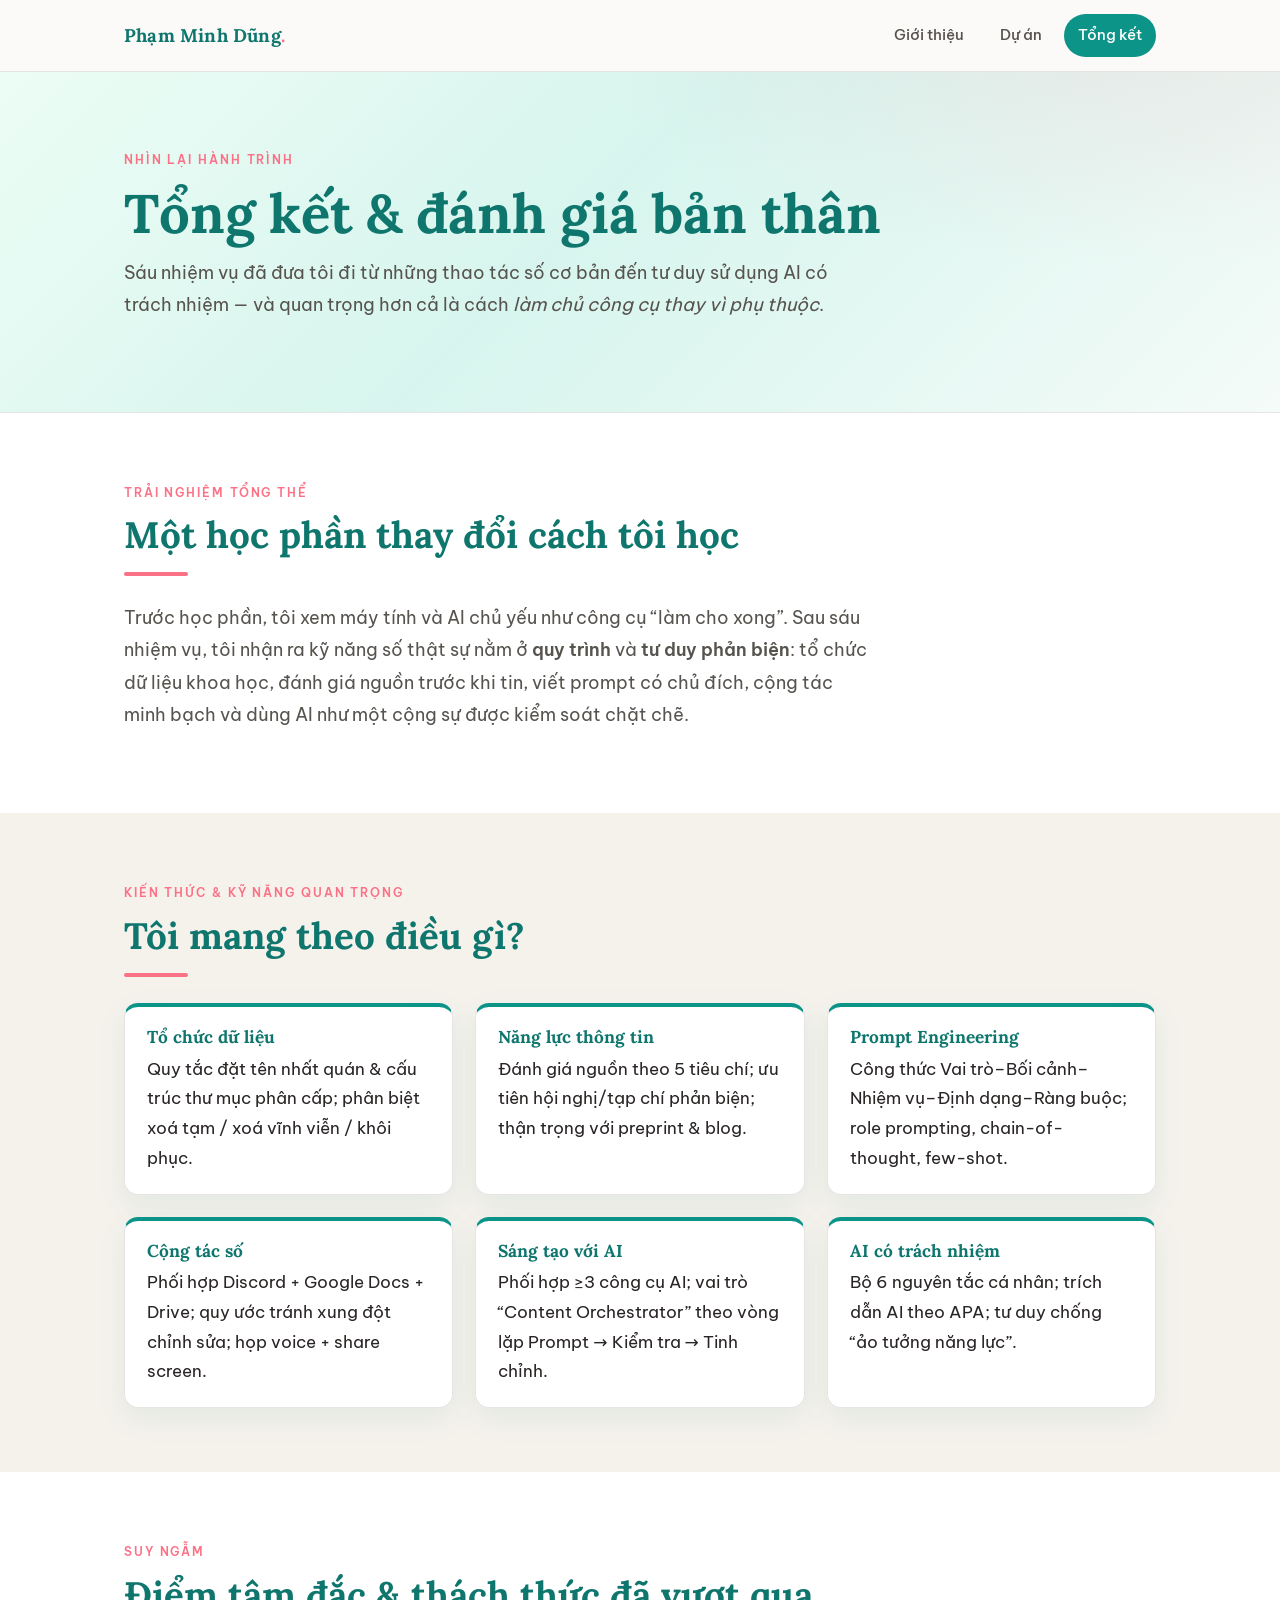
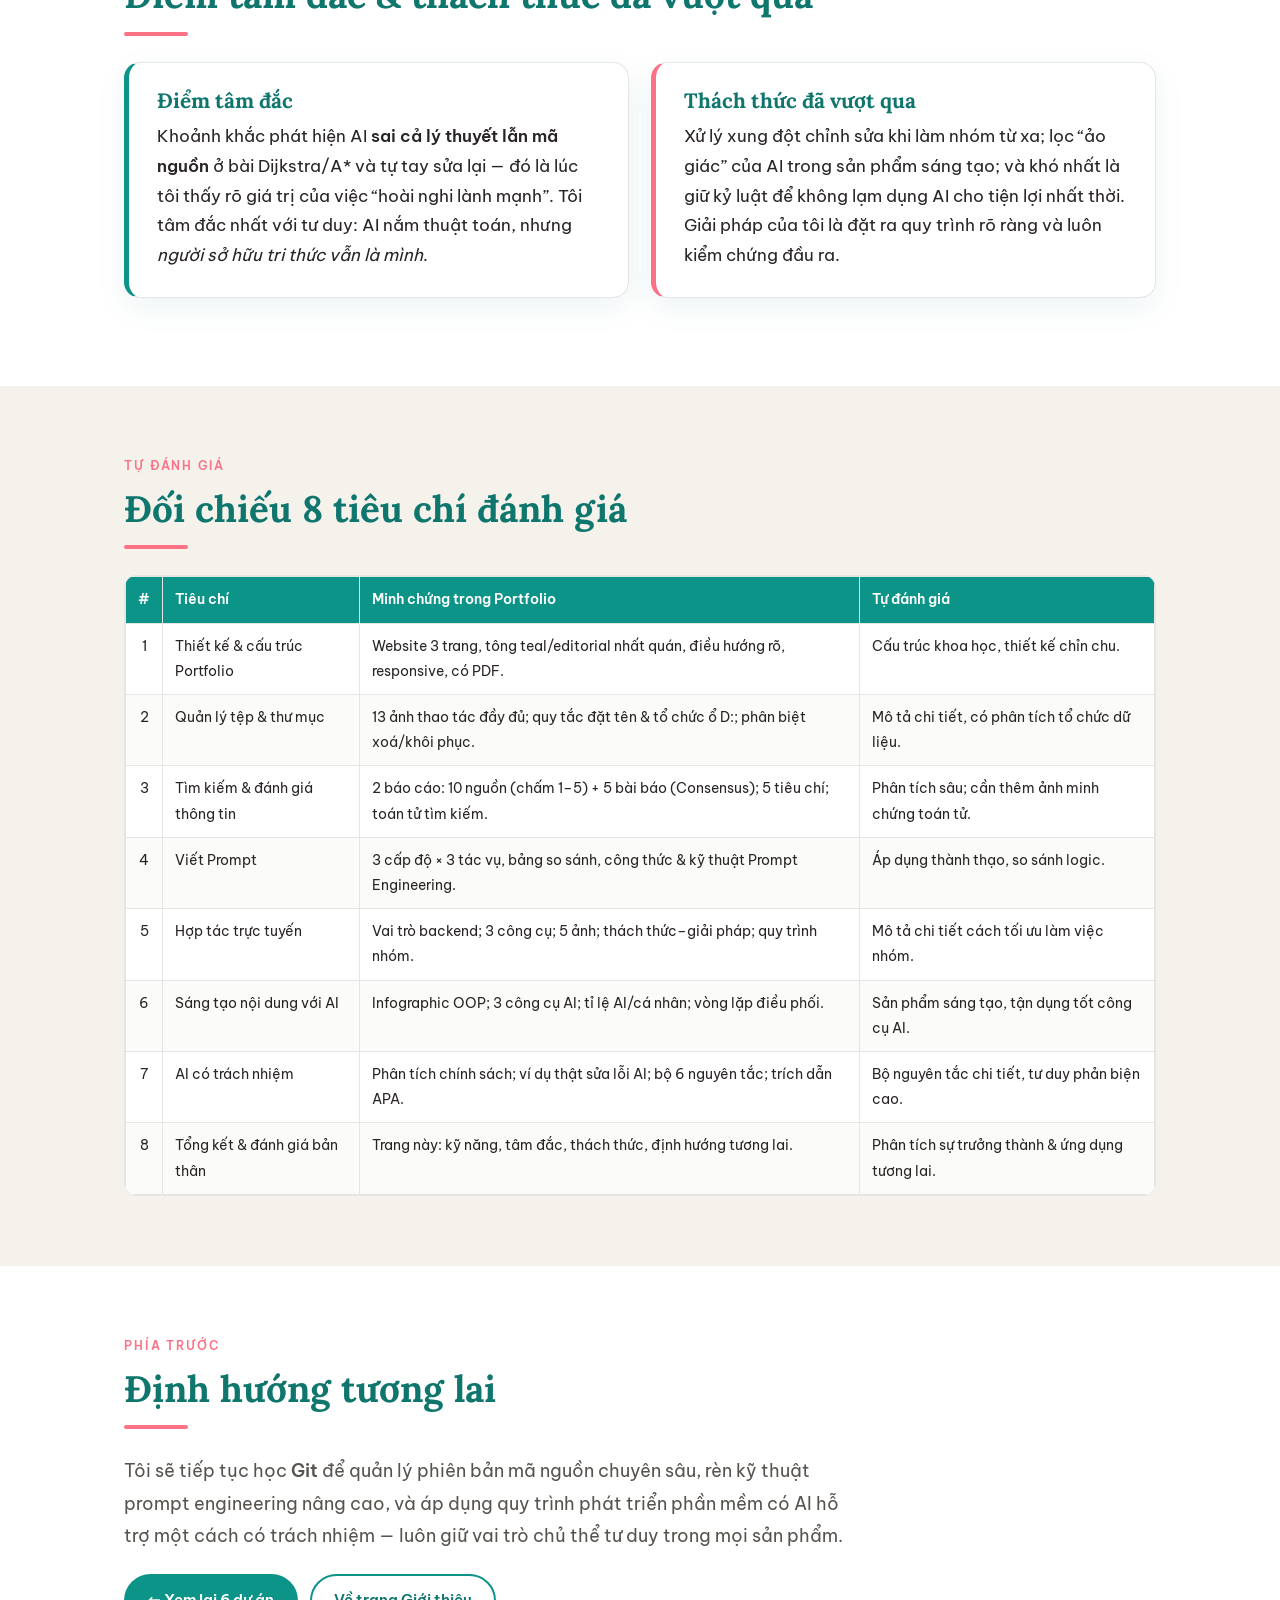
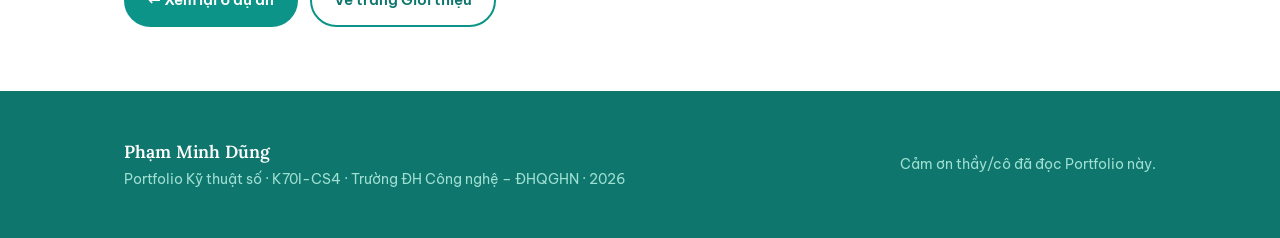
<file: tong-ket.html>
<!DOCTYPE html>
<html lang="vi">
<head>
<meta charset="UTF-8">
<meta name="viewport" content="width=device-width, initial-scale=1.0">
<title>Portfolio · Phạm Minh Dũng — Tổng kết</title>
<meta name="description" content="Tổng kết & tự đánh giá — Portfolio Phạm Minh Dũng.">
<link rel="stylesheet" href="styles.css">
</head>
<body>

<!-- NAV -->
<nav class="nav">
  <div class="nav-inner">
    <a class="brand" href="index.html">Phạm Minh Dũng<span>.</span></a>
    <div class="nav-links">
      <a href="index.html">Giới thiệu</a>
      <a href="du-an.html">Dự án</a>
      <a href="tong-ket.html" class="active">Tổng kết</a>
    </div>
  </div>
</nav>

<!-- HERO -->
<header class="hero">
  <div class="hero-inner">
    <div class="hero-text">
      <span class="kicker">Nhìn lại hành trình</span>
      <h1>Tổng kết &amp; đánh giá bản thân</h1>
      <p class="lead">Sáu nhiệm vụ đã đưa tôi đi từ những thao tác số cơ bản đến tư duy sử dụng AI có trách nhiệm — và quan trọng hơn cả là cách <em>làm chủ công cụ thay vì phụ thuộc</em>.</p>
    </div>
  </div>
</header>

<!-- TRẢI NGHIỆM -->
<section class="section-white">
  <div class="wrap">
    <span class="kicker">Trải nghiệm tổng thể</span>
    <h2>Một học phần thay đổi cách tôi học</h2>
    <div class="divider"></div>
    <p class="lead">Trước học phần, tôi xem máy tính và AI chủ yếu như công cụ “làm cho xong”. Sau sáu nhiệm vụ, tôi nhận ra kỹ năng số thật sự nằm ở <strong>quy trình</strong> và <strong>tư duy phản biện</strong>: tổ chức dữ liệu khoa học, đánh giá nguồn trước khi tin, viết prompt có chủ đích, cộng tác minh bạch và dùng AI như một cộng sự được kiểm soát chặt chẽ.</p>
  </div>
</section>

<!-- KỸ NĂNG -->
<section class="section-alt">
  <div class="wrap">
    <span class="kicker">Kiến thức &amp; kỹ năng quan trọng</span>
    <h2>Tôi mang theo điều gì?</h2>
    <div class="divider"></div>
    <div class="grid grid-3">
      <div class="skill"><h4>Tổ chức dữ liệu</h4><p style="margin:0">Quy tắc đặt tên nhất quán &amp; cấu trúc thư mục phân cấp; phân biệt xoá tạm / xoá vĩnh viễn / khôi phục.</p></div>
      <div class="skill"><h4>Năng lực thông tin</h4><p style="margin:0">Đánh giá nguồn theo 5 tiêu chí; ưu tiên hội nghị/tạp chí phản biện; thận trọng với preprint &amp; blog.</p></div>
      <div class="skill"><h4>Prompt Engineering</h4><p style="margin:0">Công thức Vai trò–Bối cảnh–Nhiệm vụ–Định dạng–Ràng buộc; role prompting, chain-of-thought, few-shot.</p></div>
      <div class="skill"><h4>Cộng tác số</h4><p style="margin:0">Phối hợp Discord + Google Docs + Drive; quy ước tránh xung đột chỉnh sửa; họp voice + share screen.</p></div>
      <div class="skill"><h4>Sáng tạo với AI</h4><p style="margin:0">Phối hợp ≥3 công cụ AI; vai trò “Content Orchestrator” theo vòng lặp Prompt → Kiểm tra → Tinh chỉnh.</p></div>
      <div class="skill"><h4>AI có trách nhiệm</h4><p style="margin:0">Bộ 6 nguyên tắc cá nhân; trích dẫn AI theo APA; tư duy chống “ảo tưởng năng lực”.</p></div>
    </div>
  </div>
</section>

<!-- TÂM ĐẮC & THÁCH THỨC -->
<section class="section-white">
  <div class="wrap">
    <span class="kicker">Suy ngẫm</span>
    <h2>Điểm tâm đắc &amp; thách thức đã vượt qua</h2>
    <div class="divider"></div>
    <div class="grid grid-2">
      <div class="card">
        <h3>Điểm tâm đắc</h3>
        <p style="margin:0">Khoảnh khắc phát hiện AI <strong>sai cả lý thuyết lẫn mã nguồn</strong> ở bài Dijkstra/A* và tự tay sửa lại — đó là lúc tôi thấy rõ giá trị của việc “hoài nghi lành mạnh”. Tôi tâm đắc nhất với tư duy: AI nắm thuật toán, nhưng <em>người sở hữu tri thức vẫn là mình</em>.</p>
      </div>
      <div class="card coral">
        <h3>Thách thức đã vượt qua</h3>
        <p style="margin:0">Xử lý xung đột chỉnh sửa khi làm nhóm từ xa; lọc “ảo giác” của AI trong sản phẩm sáng tạo; và khó nhất là giữ kỷ luật để không lạm dụng AI cho tiện lợi nhất thời. Giải pháp của tôi là đặt ra quy trình rõ ràng và luôn kiểm chứng đầu ra.</p>
      </div>
    </div>
  </div>
</section>

<!-- TỰ ĐÁNH GIÁ THEO BAREM -->
<section class="section-alt">
  <div class="wrap">
    <span class="kicker">Tự đánh giá</span>
    <h2>Đối chiếu 8 tiêu chí đánh giá</h2>
    <div class="divider"></div>
    <div class="tbl-scroll">
      <table class="data">
        <thead><tr><th>#</th><th>Tiêu chí</th><th>Minh chứng trong Portfolio</th><th>Tự đánh giá</th></tr></thead>
        <tbody>
          <tr><td class="center">1</td><td>Thiết kế &amp; cấu trúc Portfolio</td><td>Website 3 trang, tông teal/editorial nhất quán, điều hướng rõ, responsive, có PDF.</td><td>Cấu trúc khoa học, thiết kế chỉn chu.</td></tr>
          <tr><td class="center">2</td><td>Quản lý tệp &amp; thư mục</td><td>13 ảnh thao tác đầy đủ; quy tắc đặt tên &amp; tổ chức ổ D:; phân biệt xoá/khôi phục.</td><td>Mô tả chi tiết, có phân tích tổ chức dữ liệu.</td></tr>
          <tr><td class="center">3</td><td>Tìm kiếm &amp; đánh giá thông tin</td><td>2 báo cáo: 10 nguồn (chấm 1–5) + 5 bài báo (Consensus); 5 tiêu chí; toán tử tìm kiếm.</td><td>Phân tích sâu; cần thêm ảnh minh chứng toán tử.</td></tr>
          <tr><td class="center">4</td><td>Viết Prompt</td><td>3 cấp độ × 3 tác vụ, bảng so sánh, công thức &amp; kỹ thuật Prompt Engineering.</td><td>Áp dụng thành thạo, so sánh logic.</td></tr>
          <tr><td class="center">5</td><td>Hợp tác trực tuyến</td><td>Vai trò backend; 3 công cụ; 5 ảnh; thách thức–giải pháp; quy trình nhóm.</td><td>Mô tả chi tiết cách tối ưu làm việc nhóm.</td></tr>
          <tr><td class="center">6</td><td>Sáng tạo nội dung với AI</td><td>Infographic OOP; 3 công cụ AI; tỉ lệ AI/cá nhân; vòng lặp điều phối.</td><td>Sản phẩm sáng tạo, tận dụng tốt công cụ AI.</td></tr>
          <tr><td class="center">7</td><td>AI có trách nhiệm</td><td>Phân tích chính sách; ví dụ thật sửa lỗi AI; bộ 6 nguyên tắc; trích dẫn APA.</td><td>Bộ nguyên tắc chi tiết, tư duy phản biện cao.</td></tr>
          <tr><td class="center">8</td><td>Tổng kết &amp; đánh giá bản thân</td><td>Trang này: kỹ năng, tâm đắc, thách thức, định hướng tương lai.</td><td>Phân tích sự trưởng thành &amp; ứng dụng tương lai.</td></tr>
        </tbody>
      </table>
    </div>
    
  </div>
</section>

<!-- ĐỊNH HƯỚNG -->
<section class="section-white">
  <div class="wrap">
    <span class="kicker">Phía trước</span>
    <h2>Định hướng tương lai</h2>
    <div class="divider"></div>
    <p class="lead">Tôi sẽ tiếp tục học <strong>Git</strong> để quản lý phiên bản mã nguồn chuyên sâu, rèn kỹ thuật prompt engineering nâng cao, và áp dụng quy trình phát triển phần mềm có AI hỗ trợ một cách có trách nhiệm — luôn giữ vai trò chủ thể tư duy trong mọi sản phẩm.</p>
    <div class="btn-row">
      <a class="btn btn-primary" href="du-an.html">← Xem lại 6 dự án</a>
      <a class="btn btn-ghost" href="index.html">Về trang Giới thiệu</a>
    </div>
  </div>
</section>

<!-- FOOTER -->
<footer class="footer">
  <div class="wrap">
    <div>
      <strong style="color:#fff; font-family:var(--serif); font-size:1.1rem;">Phạm Minh Dũng</strong>
      <div class="small">Portfolio Kỹ thuật số · K70I-CS4 · Trường ĐH Công nghệ – ĐHQGHN · 2026</div>
    </div>
    <div class="small">Cảm ơn thầy/cô đã đọc Portfolio này.</div>
  </div>
</footer>

</body>
</html>
</file>
<file: styles.css>
/* =========================================================
   Portfolio — Phạm Minh Dũng
   Phong cách: Editorial / tạp chí · Tông xanh ngọc (teal/emerald)
   Font tiêu đề: Lora (serif) · Thân bài: Be Vietnam Pro (sans)
   ========================================================= */

/* ---------- FONTS (bundled TTF đầy đủ glyph tiếng Việt) ---------- */
@font-face{font-family:'Be Vietnam Pro';font-style:normal;font-weight:400;font-display:swap;
  src:url('fonts/BeVietnamPro_400Regular.ttf') format('truetype');}
@font-face{font-family:'Be Vietnam Pro';font-style:normal;font-weight:500;font-display:swap;
  src:url('fonts/BeVietnamPro_500Medium.ttf') format('truetype');}
@font-face{font-family:'Be Vietnam Pro';font-style:normal;font-weight:600;font-display:swap;
  src:url('fonts/BeVietnamPro_600SemiBold.ttf') format('truetype');}
@font-face{font-family:'Be Vietnam Pro';font-style:normal;font-weight:700;font-display:swap;
  src:url('fonts/BeVietnamPro_700Bold.ttf') format('truetype');}

@font-face{font-family:'Lora';font-style:normal;font-weight:400;font-display:swap;
  src:url('fonts/Lora_400Regular.ttf') format('truetype');}
@font-face{font-family:'Lora';font-style:normal;font-weight:600;font-display:swap;
  src:url('fonts/Lora_600SemiBold.ttf') format('truetype');}
@font-face{font-family:'Lora';font-style:normal;font-weight:700;font-display:swap;
  src:url('fonts/Lora_700Bold.ttf') format('truetype');}

/* ---------- TOKENS ---------- */
:root{
  --teal:#0D9488; --teal-dark:#0F766E; --teal-light:#ECFDF5;
  --coral:#FB7185; --orange:#F97316;
  --cream:#FBFAF8; --white:#FFFFFF; --warm:#F5F2EC;
  --ink:#292524; --muted:#57534E; --line:#E7E5E4;
  --serif:'Lora',Georgia,'Times New Roman',serif;
  --sans:'Be Vietnam Pro','Segoe UI',Roboto,system-ui,sans-serif;
  --maxw:1080px; --radius:16px; --shadow:0 10px 30px rgba(15,118,110,.08);
}
*{box-sizing:border-box;}
html{scroll-behavior:smooth;}
body{
  margin:0; font-family:var(--sans); color:var(--ink);
  background:var(--cream); font-size:17px; line-height:1.75;
  -webkit-font-smoothing:antialiased;
}
h1,h2,h3,h4{font-family:var(--serif); color:var(--teal-dark); line-height:1.2; font-weight:700; margin:0 0 .4em;}
h1{font-size:clamp(2.1rem,5vw,3.4rem);}
h2{font-size:clamp(1.6rem,3.4vw,2.3rem);}
h3{font-size:1.3rem; color:var(--teal-dark);}
h4{font-size:1.08rem; color:var(--ink);}
p{margin:0 0 1em;}
a{color:var(--teal-dark);}
img{max-width:100%; height:auto; display:block;}
strong{font-weight:600;}

/* ---------- NAV ---------- */
.nav{
  position:sticky; top:0; z-index:50;
  background:rgba(251,250,248,.9); backdrop-filter:blur(8px);
  border-bottom:1px solid var(--line);
}
.nav-inner{max-width:var(--maxw); margin:0 auto; padding:14px 24px;
  display:flex; align-items:center; justify-content:space-between; gap:16px;}
.brand{font-family:var(--serif); font-weight:700; color:var(--teal-dark);
  font-size:1.15rem; text-decoration:none; letter-spacing:.2px;}
.brand span{color:var(--coral);}
.nav-links{display:flex; gap:8px; flex-wrap:wrap;}
.nav-links a{
  text-decoration:none; color:var(--muted); font-weight:500; font-size:.96rem;
  padding:8px 14px; border-radius:999px; transition:.2s;
}
.nav-links a:hover{color:var(--teal-dark); background:var(--teal-light);}
.nav-links a.active{color:var(--white); background:var(--teal);}

/* ---------- LAYOUT ---------- */
.wrap{max-width:var(--maxw); margin:0 auto; padding:0 24px;}
section{padding:64px 0;}
.section-alt{background:var(--warm);}
.section-white{background:var(--white);}
.kicker{
  display:inline-block; font-family:var(--sans); font-weight:600;
  text-transform:uppercase; letter-spacing:.16em; font-size:.74rem;
  color:var(--coral); margin-bottom:10px;
}
.lead{font-size:1.15rem; color:var(--muted); max-width:62ch;}
.divider{width:64px; height:4px; background:var(--coral); border-radius:4px; margin:14px 0 26px;}

/* ---------- HERO ---------- */
.hero{
  background:
    radial-gradient(900px 380px at 88% -10%, rgba(251,113,133,.10), transparent 60%),
    linear-gradient(135deg, var(--teal-light) 0%, #D7F5EE 45%, #F4FBF8 100%);
  border-bottom:1px solid var(--line);
}
.hero-inner{max-width:var(--maxw); margin:0 auto; padding:72px 24px;
  display:flex; gap:48px; align-items:center; flex-wrap:wrap;}
.hero-text{flex:1 1 380px;}
.hero-text h1{margin-bottom:.2em;}
.hero-role{font-size:1.2rem; color:var(--teal); font-weight:600; margin-bottom:.6em;}
.hero-meta{color:var(--muted); font-size:1rem;}
.portrait-col{flex:0 0 auto; text-align:center;}
.portrait{
  width:210px; height:210px; border-radius:50%; object-fit:cover;
  border:6px solid var(--white); box-shadow:var(--shadow);
}
.portrait-ph{
  width:210px; height:210px; border-radius:50%;
  background:linear-gradient(135deg,var(--teal),var(--teal-dark));
  color:#EAFBF6; display:flex; align-items:center; justify-content:center;
  font-family:var(--serif); font-size:4.6rem; font-weight:700;
  border:6px solid var(--white); box-shadow:var(--shadow); margin:0 auto;
}
.portrait-cap{font-size:.82rem; color:var(--muted); margin-top:10px;}

/* ---------- BUTTONS ---------- */
.btn{
  display:inline-flex; align-items:center; gap:8px;
  font-family:var(--sans); font-weight:600; font-size:.95rem;
  text-decoration:none; border-radius:999px; padding:11px 22px;
  border:2px solid transparent; transition:.2s; cursor:pointer;
}
.btn-primary{background:var(--teal); color:#fff;}
.btn-primary:hover{background:var(--teal-dark);}
.btn-coral{background:var(--coral); color:#fff;}
.btn-coral:hover{filter:brightness(.95);}
.btn-ghost{background:transparent; color:var(--teal-dark); border-color:var(--teal);}
.btn-ghost:hover{background:var(--teal-light);}
.btn-row{display:flex; gap:12px; flex-wrap:wrap; margin-top:22px;}

/* ---------- CARDS ---------- */
.card{
  background:var(--white); border:1px solid var(--line);
  border-left:5px solid var(--teal); border-radius:var(--radius);
  padding:26px 28px; box-shadow:var(--shadow); margin-bottom:24px;
}
.card.coral{border-left-color:var(--coral);}
.grid{display:grid; gap:22px;}
.grid-2{grid-template-columns:repeat(2,1fr);}
.grid-3{grid-template-columns:repeat(3,1fr);}

/* info table (student profile) */
.info-table{width:100%; border-collapse:collapse; font-size:1rem;}
.info-table td{padding:11px 6px; border-bottom:1px solid var(--line); vertical-align:top;}
.info-table td:first-child{color:var(--muted); font-weight:600; width:38%;}
.todo{color:var(--coral); font-weight:600; background:#FFF1F2;
  padding:1px 8px; border-radius:6px; font-size:.86rem;}

/* note / integrity box */
.note{
  background:var(--teal-light); border:1px dashed var(--teal);
  border-radius:12px; padding:16px 20px; font-size:.95rem; color:var(--teal-dark);
  margin:18px 0;
}
.note strong{color:var(--teal-dark);}
.note.review{background:#FFF1F2; border-color:var(--coral); color:#9F1239;}
.note.review strong{color:#9F1239;}

/* ---------- PROJECT (du-an) ---------- */
.proj{scroll-margin-top:80px; margin-bottom:18px;}
.proj-head{display:flex; align-items:flex-start; gap:18px; margin-bottom:6px;}
.proj-num{
  flex:0 0 auto; width:60px; height:60px; border-radius:16px;
  background:var(--teal); color:#fff; font-family:var(--serif); font-weight:700;
  font-size:1.7rem; display:flex; align-items:center; justify-content:center;
  box-shadow:var(--shadow);
}
.proj-head h2{margin:0;}
.proj-tag{font-size:.82rem; color:var(--coral); font-weight:600;
  text-transform:uppercase; letter-spacing:.12em;}
.block-label{
  font-family:var(--sans); font-weight:700; color:var(--teal-dark);
  font-size:.78rem; text-transform:uppercase; letter-spacing:.12em;
  margin:18px 0 6px; display:flex; align-items:center; gap:8px;
}
.block-label::before{content:""; width:18px; height:3px; background:var(--coral); border-radius:3px;}

/* image gallery */
.shots{display:grid; gap:16px; grid-template-columns:repeat(3,1fr); margin:10px 0 6px;}
.shots.cols-2{grid-template-columns:repeat(2,1fr);}
.shots.cols-1{grid-template-columns:1fr;}
.shot{
  background:var(--white); border:1px solid var(--line); border-radius:12px;
  padding:8px; box-shadow:0 4px 14px rgba(0,0,0,.05);
}
.shot img{border-radius:7px; width:100%;}
.shot figcaption{font-size:.82rem; color:var(--muted); padding:8px 4px 2px; line-height:1.4;}
.shot .step{color:var(--teal); font-weight:600;}
.shot-wide img{max-width:560px; margin:0 auto;}

/* data tables */
.tbl-scroll{overflow-x:auto; margin:8px 0 6px; border-radius:12px; border:1px solid var(--line);}
table.data{width:100%; border-collapse:collapse; font-size:.9rem; background:var(--white);}
table.data th,table.data td{padding:10px 12px; border:1px solid var(--line); text-align:left; vertical-align:top;}
table.data th{background:var(--teal); color:#fff; font-weight:600; font-family:var(--sans);}
table.data tr:nth-child(even) td{background:#FBFBFA;}
table.data td.center,table.data th.center{text-align:center;}
.rank{display:inline-block; min-width:26px; text-align:center; font-weight:700;
  color:#fff; background:var(--teal); border-radius:6px; padding:1px 6px;}
.rank.r5{background:#0F766E;} .rank.r4{background:#0D9488;}
.rank.r3{background:#F59E0B;} .rank.r2{background:#FB7185;}

/* pill list */
.pills{display:flex; flex-wrap:wrap; gap:8px; margin:6px 0 4px;}
.pill{background:var(--teal-light); color:var(--teal-dark); border:1px solid #BBF1E6;
  border-radius:999px; padding:5px 13px; font-size:.85rem; font-weight:500;}

/* ratio bar */
.ratio{margin:10px 0;}
.ratio .bar{display:flex; height:30px; border-radius:8px; overflow:hidden; border:1px solid var(--line);}
.ratio .seg{display:flex; align-items:center; justify-content:center; color:#fff;
  font-size:.82rem; font-weight:600;}
.ratio .seg.ai{background:var(--teal);}
.ratio .seg.me{background:var(--coral);}

/* TOC chips for projects */
.toc{display:flex; flex-wrap:wrap; gap:10px; margin-top:24px;}
.toc a{text-decoration:none; background:var(--white); border:1px solid var(--line);
  border-left:4px solid var(--teal); border-radius:10px; padding:10px 14px;
  font-size:.9rem; color:var(--ink); font-weight:500; transition:.2s;}
.toc a:hover{background:var(--teal-light); border-left-color:var(--coral);}

/* summary skill cards */
.skill{background:var(--white); border:1px solid var(--line); border-radius:14px;
  border-top:4px solid var(--teal); padding:20px 22px; box-shadow:var(--shadow);}
.skill h4{color:var(--teal-dark); font-family:var(--serif);}

/* ---------- FOOTER ---------- */
.footer{background:var(--teal-dark); color:#CFF3EB; padding:46px 0;}
.footer .wrap{display:flex; justify-content:space-between; gap:20px; flex-wrap:wrap; align-items:center;}
.footer a{color:#fff;}
.footer .small{font-size:.86rem; color:#9FE0D3;}

/* ---------- RESPONSIVE ---------- */
@media (max-width:860px){
  .grid-2,.grid-3{grid-template-columns:1fr;}
  .shots{grid-template-columns:repeat(2,1fr);}
  .hero-inner{padding:48px 24px;}
}
@media (max-width:560px){
  .shots{grid-template-columns:1fr;}
  .nav-links{gap:2px;}
  .nav-links a{padding:7px 10px; font-size:.85rem;}
  section{padding:46px 0;}
}

/* ---------- PRINT / PDF ---------- */
@media print{
  @page{size:A4; margin:14mm 12mm;}
  html,body{background:#fff !important;}
  *{-webkit-print-color-adjust:exact !important; print-color-adjust:exact !important;}
  .nav,.btn,.btn-row,.toc,.no-print{display:none !important;}
  a[href]{text-decoration:none; color:inherit;}
  section{padding:22px 0;}
  .hero{break-after:avoid;}
  .card,.shot,.skill,.proj,figure,table,.note{break-inside:avoid; page-break-inside:avoid;}
  .proj{break-inside:auto;}
  h2,h3{break-after:avoid;}
  .shots{grid-template-columns:repeat(3,1fr); gap:10px;}
  .page-break{break-before:page;}
  .shadow,.card,.skill{box-shadow:none !important;}
}
</file>
